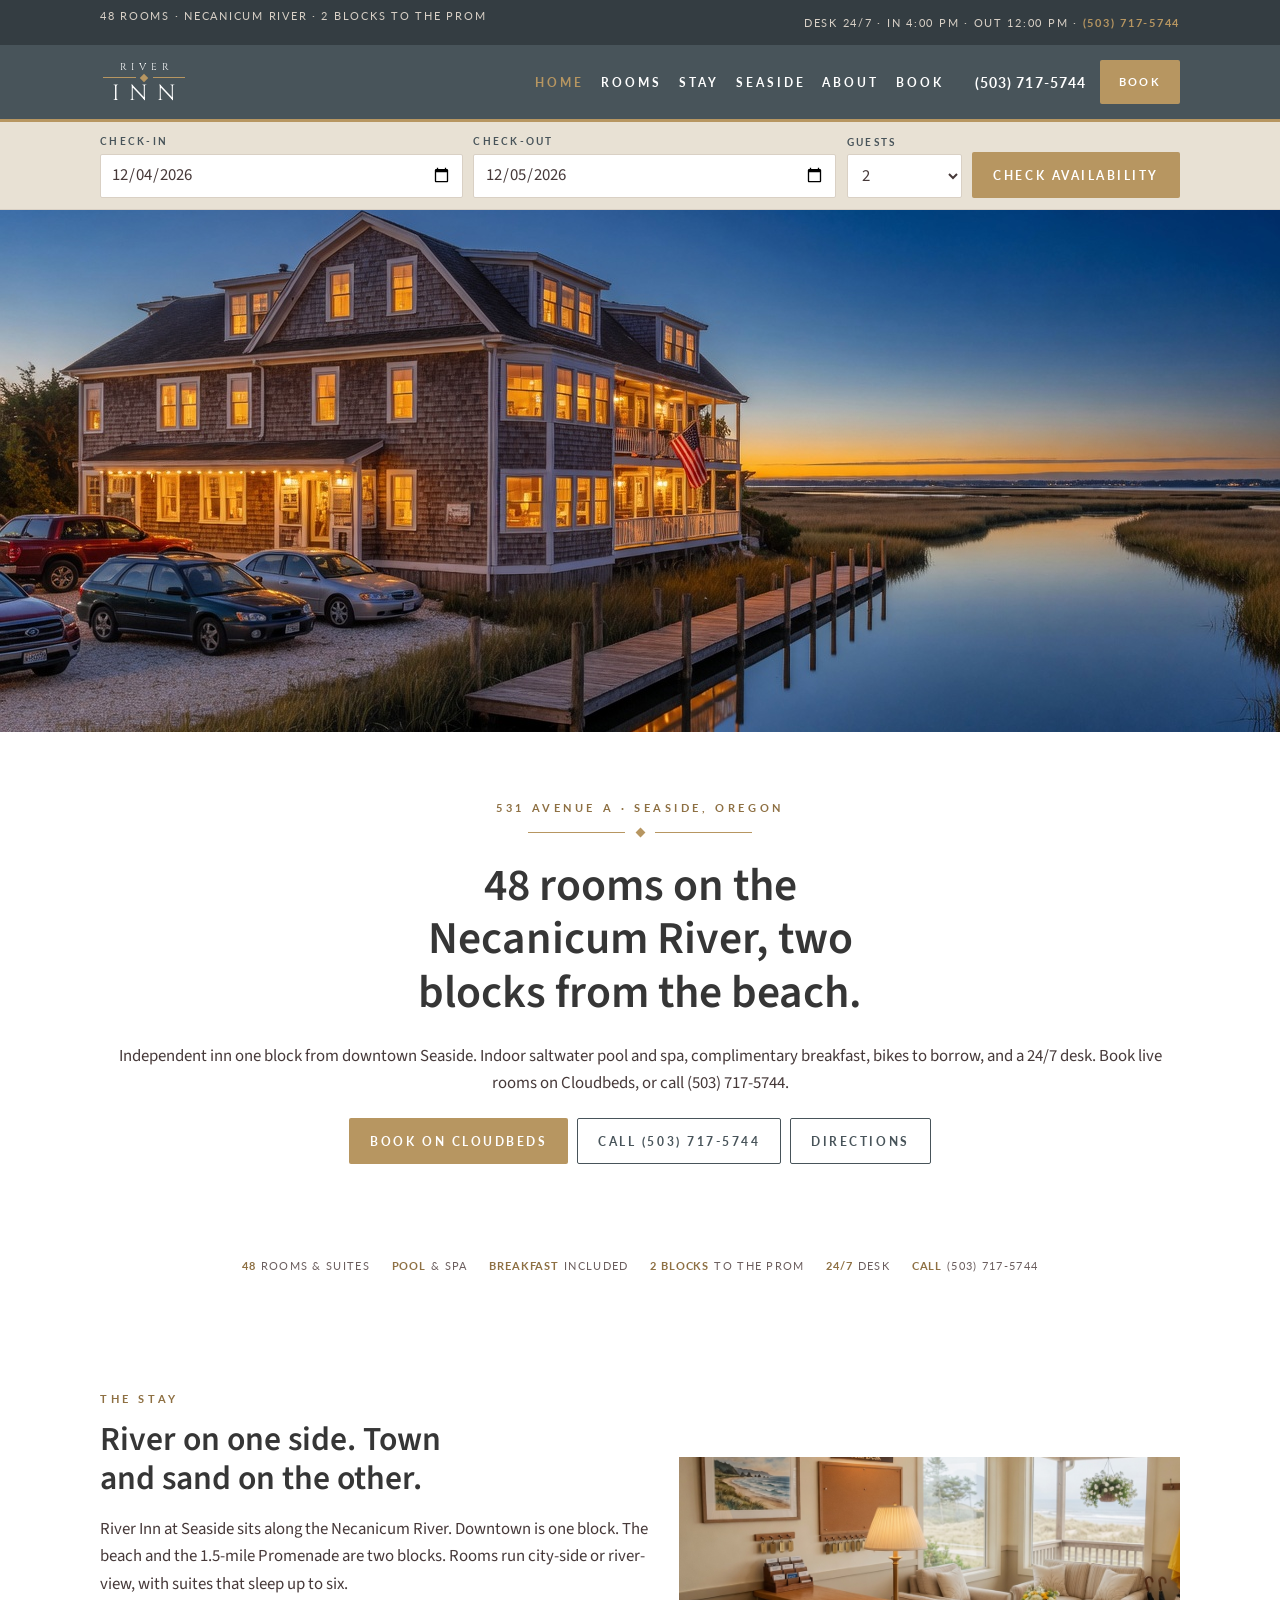
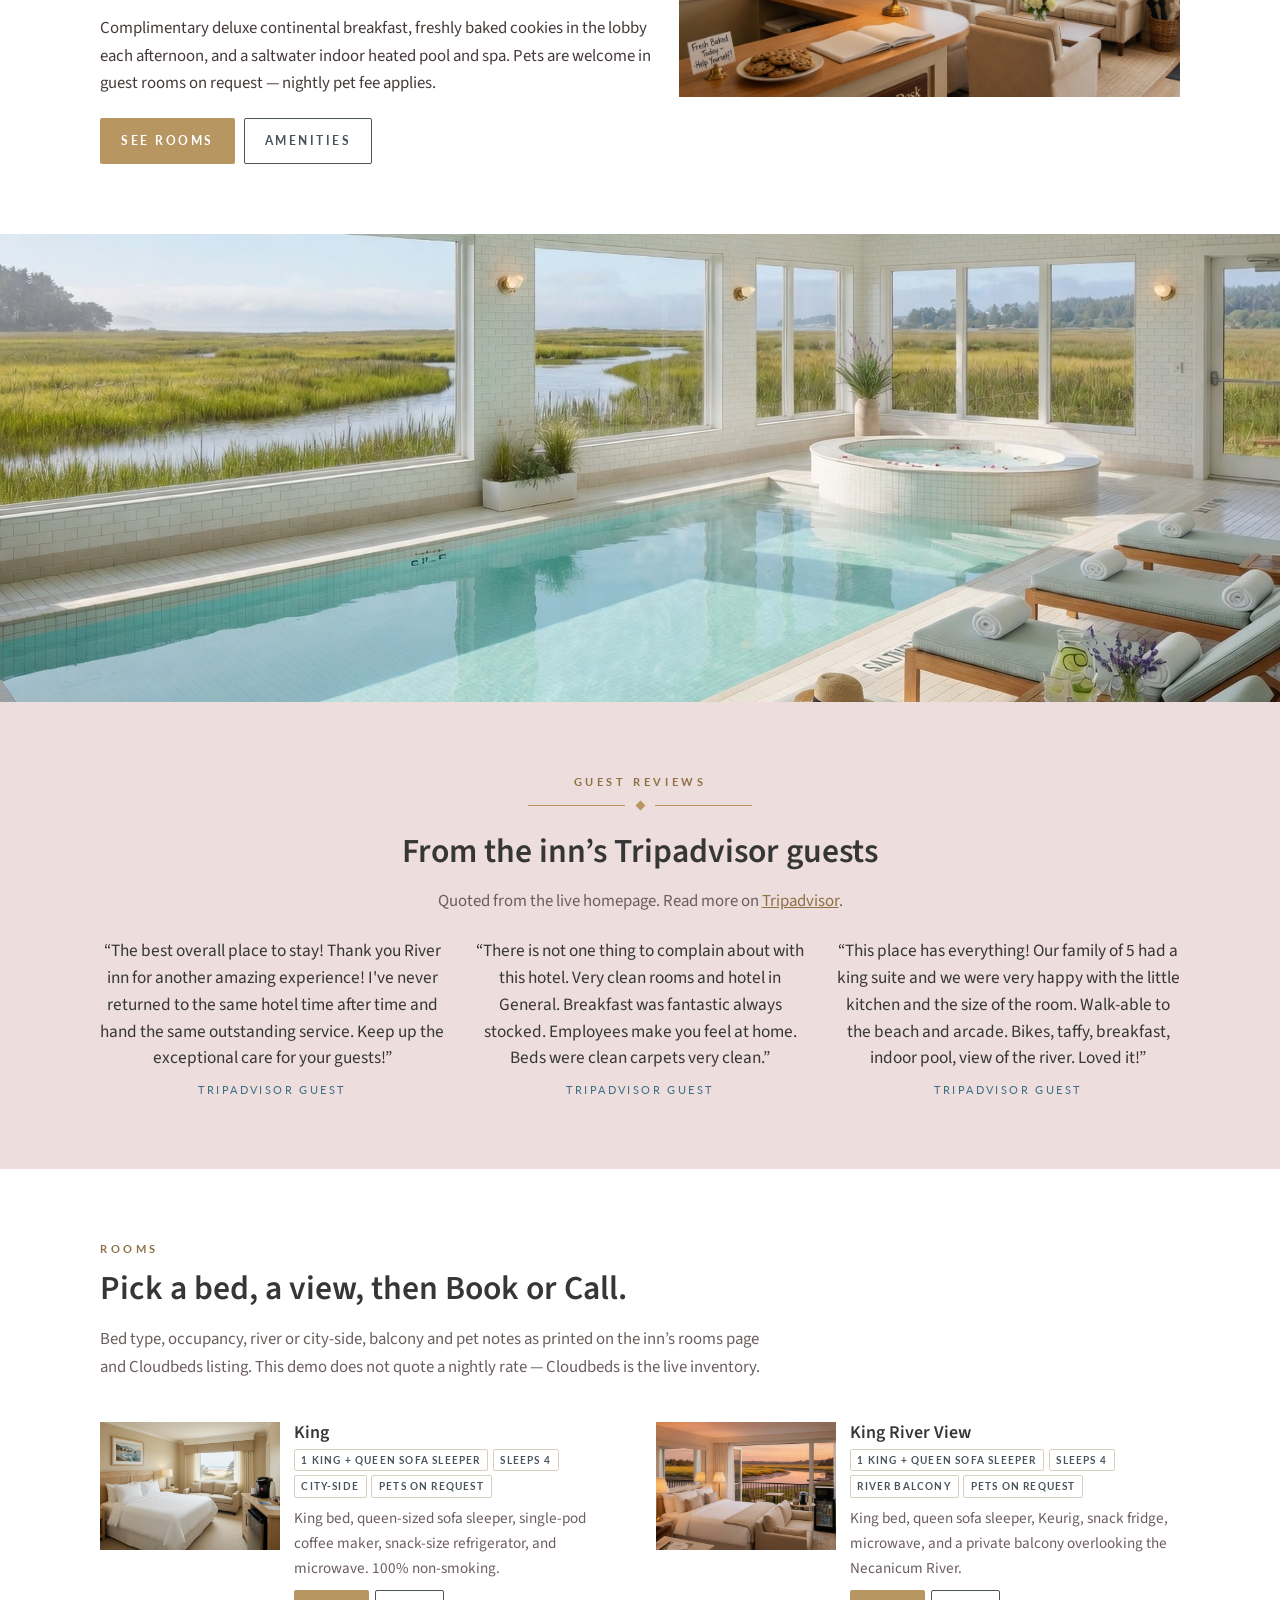
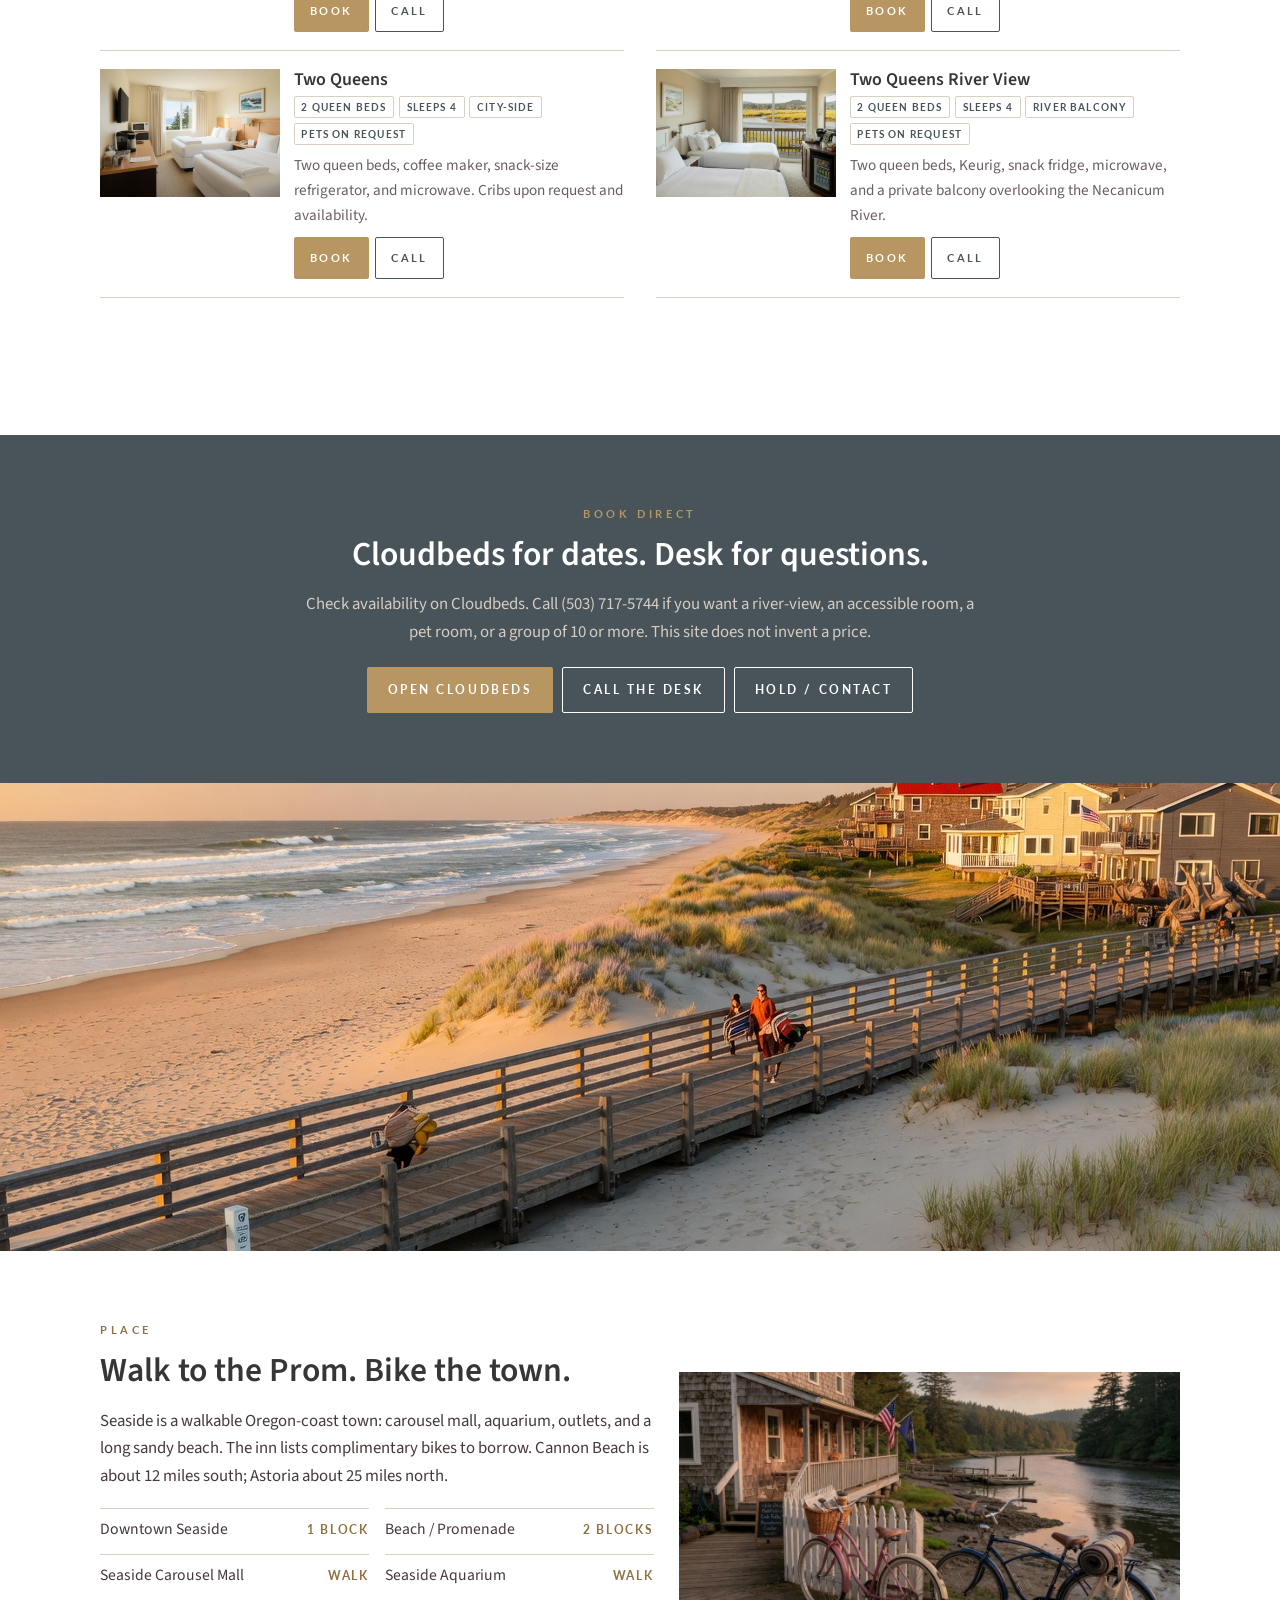
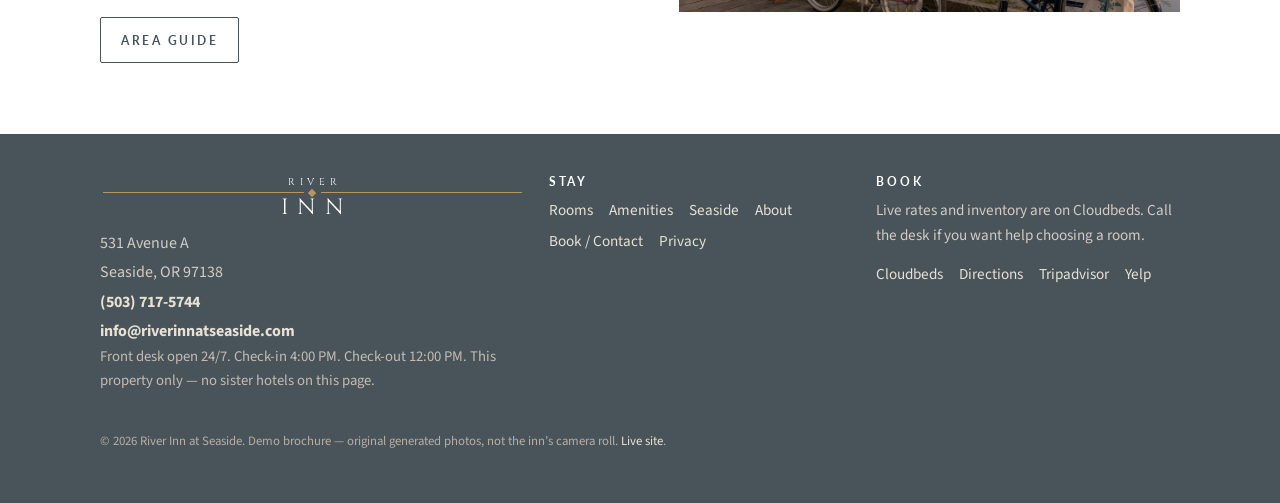
<file: index.html>
<!DOCTYPE html>
<html lang="en">
<head>
  <meta charset="utf-8">
  <meta name="viewport" content="width=device-width, initial-scale=1, viewport-fit=cover">
  <title>River Inn at Seaside | Necanicum River, two blocks from the Prom</title>
  <meta name="description" content="48-room inn at 531 Avenue A, Seaside, OR. Indoor saltwater pool, complimentary breakfast, 24/7 desk. Call (503) 717-5744 or book on Cloudbeds.">
  <link rel="canonical" href="https://cjessup.github.io/river-inn-at-seaside/">
  <meta name="theme-color" content="#48545A">
  <meta property="og:title" content="River Inn at Seaside | Necanicum River, two blocks from the Prom">
  <meta property="og:description" content="48-room inn at 531 Avenue A, Seaside, OR. Indoor saltwater pool, complimentary breakfast, 24/7 desk. Call (503) 717-5744 or book on Cloudbeds.">
  <meta property="og:type" content="website">
  <meta property="og:url" content="https://cjessup.github.io/river-inn-at-seaside/">
  <meta property="og:image" content="https://cjessup.github.io/river-inn-at-seaside/assets/hero.jpg">
  <link rel="icon" href="assets/favicon.svg" type="image/svg+xml">
  <link rel="preconnect" href="https://fonts.googleapis.com">
  <link rel="preconnect" href="https://fonts.gstatic.com" crossorigin>
  <link href="https://fonts.googleapis.com/css2?family=Cinzel:wght@400;600&amp;family=Lato:wght@400;700&amp;family=Source+Sans+3:ital,wght@0,400;0,600;0,700;1,400&amp;display=swap" rel="stylesheet">
  <link rel="stylesheet" href="css/styles.css">
  <script type="application/ld+json">
  {
    "@context": "https://schema.org",
    "@type": "LodgingBusiness",
    "name": "River Inn at Seaside",
    "description": "Independent 48-room inn on the Necanicum River at 531 Avenue A, Seaside, Oregon. One block from downtown, two blocks from the beach. Indoor saltwater pool and spa, complimentary breakfast, 24-hour front desk.",
    "url": "https://www.riverinnatseaside.com/",
    "telephone": "+15037175744",
    "email": "info@riverinnatseaside.com",
    "image": "https://cjessup.github.io/river-inn-at-seaside/assets/hero.jpg",
    "address": {
      "@type": "PostalAddress",
      "streetAddress": "531 Avenue A",
      "addressLocality": "Seaside",
      "addressRegion": "OR",
      "postalCode": "97138",
      "addressCountry": "US"
    },
    "geo": {
      "@type": "GeoCoordinates",
      "latitude": 45.99213791,
      "longitude": -123.92525482
    },
    "checkinTime": "16:00",
    "checkoutTime": "12:00",
    "petsAllowed": true,
    "amenityFeature": [
      {"@type": "LocationFeatureSpecification", "name": "Indoor saltwater pool and spa"},
      {"@type": "LocationFeatureSpecification", "name": "Complimentary deluxe continental breakfast"},
      {"@type": "LocationFeatureSpecification", "name": "Free Wi-Fi"},
      {"@type": "LocationFeatureSpecification", "name": "Free on-site parking"},
      {"@type": "LocationFeatureSpecification", "name": "24-hour front desk"},
      {"@type": "LocationFeatureSpecification", "name": "Ready-to-borrow bikes"},
      {"@type": "LocationFeatureSpecification", "name": "Fitness center"},
      {"@type": "LocationFeatureSpecification", "name": "Electric vehicle charging station"}
    ],
    "sameAs": [
      "https://www.tripadvisor.com/Hotel_Review-g52061-d6485212-Reviews-River_Inn_at_Seaside-Seaside_Oregon.html",
      "https://www.yelp.com/biz/river-inn-at-seaside-seaside",
      "https://instagram.com/riverinnatseaside/",
      "https://facebook.com/RiverInnatSeaside",
      "https://hotels.cloudbeds.com/reservation/pVXpz4"
    ]
  }
  </script>
</head>
<body>
  <a class="skip-link" href="#main">Skip to content</a>
  <div class="util-bar">
    <div class="wrap">
      <span>48 rooms · Necanicum River · 2 blocks to the Prom</span>
      <span>Desk 24/7 · In 4:00 PM · Out 12:00 PM · <a href="tel:+15037175744">(503) 717-5744</a></span>
    </div>
  </div>
  <header class="site-header">
    <div class="wrap header-inner">
      <a class="logo" href="index.html" aria-label="River Inn at Seaside">
        <span class="wordmark">
          <span class="wm-river">River</span>
          <span class="wm-rule" aria-hidden="true"><i></i></span>
          <span class="wm-inn">Inn</span>
        </span>
      </a>
      <nav id="site-nav" class="site-nav" aria-label="Primary">
        <a href="index.html" class="is-active">Home</a>
        <a href="rooms.html">Rooms</a>
        <a href="amenities.html">Stay</a>
        <a href="nearby.html">Seaside</a>
        <a href="about.html">About</a>
        <a href="book.html">Book</a>
      </nav>
      <div class="header-actions">
        <a class="tel" href="tel:+15037175744"><span>(503) 717-5744</span></a>
        <a class="btn" href="https://hotels.cloudbeds.com/reservation/pVXpz4" rel="noopener noreferrer" target="_blank">Book</a>
      </div>
      <button class="nav-toggle" type="button" aria-expanded="false" aria-controls="site-nav">Menu</button>
    </div>
  </header>
  <div class="book-bar">
    <form class="wrap" action="book.html" method="get">
      <div>
        <label for="checkin">Check-in</label>
        <input id="checkin" name="checkin" type="date" required>
      </div>
      <div>
        <label for="checkout">Check-out</label>
        <input id="checkout" name="checkout" type="date" required>
      </div>
      <div>
        <label for="guests">Guests</label>
        <select id="guests" name="guests">
          <option value="1">1</option>
          <option value="2" selected>2</option>
          <option value="3">3</option>
          <option value="4">4</option>
          <option value="5">5</option>
          <option value="6">6</option>
        </select>
      </div>
      <button class="btn" type="submit">Check availability</button>
    </form>
  </div>
  <main id="main">
    <section class="hero" aria-label="Inn at blue hour">
      <div class="hero-photo">
        <img src="assets/hero.jpg" alt="Blue-hour view of a shingled coastal inn beside a tidal river, windows glowing gold">
      </div>
      <div class="hero-copy">
        <div class="wrap">
          <p class="eyebrow">531 Avenue A · Seaside, Oregon</p>
          <div class="ribbon" aria-hidden="true"><i></i></div>
          <h1>48 rooms on the Necanicum River, two blocks from the beach.</h1>
          <p>Independent inn one block from downtown Seaside. Indoor saltwater pool and spa, complimentary breakfast, bikes to borrow, and a 24/7 desk. Book live rooms on Cloudbeds, or call (503) 717-5744.</p>
          <div class="hero-actions">
            <a class="btn" href="https://hotels.cloudbeds.com/reservation/pVXpz4" rel="noopener noreferrer" target="_blank">Book on Cloudbeds</a>
            <a class="btn btn-outline hero-call" href="tel:+15037175744">Call (503) 717-5744</a>
            <a class="btn btn-outline" href="https://www.google.com/maps/dir/?api=1&destination=531+Avenue+A,+Seaside,+OR+97138" rel="noopener noreferrer" target="_blank">Directions</a>
          </div>
        </div>
      </div>
    </section>
    <div class="section tight white">
      <div class="wrap">
        <ul class="chips reveal">
          <li><strong>48</strong> <span>rooms &amp; suites</span></li>
          <li><strong>Pool</strong> <span>&amp; spa</span></li>
          <li><strong>Breakfast</strong> <span>included</span></li>
          <li><strong>2 blocks</strong> <span>to the Prom</span></li>
          <li><strong>24/7</strong> <span>desk</span></li>
          <li><a href="tel:+15037175744"><strong>Call</strong> <span>(503) 717-5744</span></a></li>
        </ul>
      </div>
    </div>
    <section class="section white">
      <div class="wrap split">
        <div class="reveal">
          <p class="eyebrow">The stay</p>
          <h2>River on one side. Town and sand on the other.</h2>
          <p>River Inn at Seaside sits along the Necanicum River. Downtown is one block. The beach and the 1.5-mile Promenade are two blocks. Rooms run city-side or river-view, with suites that sleep up to six.</p>
          <p>Complimentary deluxe continental breakfast, freshly baked cookies in the lobby each afternoon, and a saltwater indoor heated pool and spa. Pets are welcome in guest rooms on request — nightly pet fee applies.</p>
          <div class="cta-row">
            <a class="btn" href="rooms.html">See rooms</a>
            <a class="btn btn-outline" href="amenities.html">Amenities</a>
          </div>
        </div>
        <img class="reveal" src="assets/lobby.jpg" alt="Bright inn lobby with cookies on the front desk">
      </div>
    </section>
    <img class="full-bleed" src="assets/pool.jpg" alt="Indoor saltwater pool and spa with windows to the marsh">
    <section class="section blush">
      <div class="wrap center">
        <p class="eyebrow reveal">Guest reviews</p>
        <div class="ribbon reveal" aria-hidden="true"><i></i></div>
        <h2 class="reveal">From the inn’s Tripadvisor guests</h2>
        <p class="lede reveal">Quoted from the live homepage. Read more on <a href="https://www.tripadvisor.com/Hotel_Review-g52061-d6485212-Reviews-River_Inn_at_Seaside-Seaside_Oregon.html" rel="noopener noreferrer" target="_blank">Tripadvisor</a>.</p>
        <div class="quotes">
          <blockquote class="quote reveal">
            <p>“The best overall place to stay! Thank you River inn for another amazing experience! I've never returned to the same hotel time after time and hand the same outstanding service. Keep up the exceptional care for your guests!”</p>
            <footer><cite>Tripadvisor Guest</cite></footer>
          </blockquote>
          <blockquote class="quote reveal">
            <p>“There is not one thing to complain about with this hotel. Very clean rooms and hotel in General. Breakfast was fantastic always stocked. Employees make you feel at home. Beds were clean carpets very clean.”</p>
            <footer><cite>Tripadvisor Guest</cite></footer>
          </blockquote>
          <blockquote class="quote reveal">
            <p>“This place has everything! Our family of 5 had a king suite and we were very happy with the little kitchen and the size of the room. Walk-able to the beach and arcade. Bikes, taffy, breakfast, indoor pool, view of the river. Loved it!”</p>
            <footer><cite>Tripadvisor Guest</cite></footer>
          </blockquote>
        </div>
      </div>
    </section>
    <section class="section white">
      <div class="wrap">
        <p class="eyebrow reveal">Rooms</p>
        <h2 class="reveal">Pick a bed, a view, then Book or Call.</h2>
        <p class="lede reveal">Bed type, occupancy, river or city-side, balcony and pet notes as printed on the inn’s rooms page and Cloudbeds listing. This demo does not quote a nightly rate — Cloudbeds is the live inventory.</p>
        <div class="room-grid">
        <article class="room-card reveal">
          <img src="assets/room-king.jpg" alt="King guest room with sofa sleeper, microwave, and mini fridge">
          <div>
            <h3>King</h3>
            <div class="room-meta"><span class="tag">1 King + queen sofa sleeper</span><span class="tag">Sleeps 4</span><span class="tag">City-side</span><span class="tag">Pets on request</span></div>
            <p>King bed, queen-sized sofa sleeper, single-pod coffee maker, snack-size refrigerator, and microwave. 100% non-smoking.</p>
            <div class="room-actions">
              <a class="btn" href="https://hotels.cloudbeds.com/reservation/pVXpz4?rid=461415" rel="noopener noreferrer" target="_blank">Book</a>
              <a class="btn btn-outline" href="tel:+15037175744">Call</a>
            </div>
          </div>
        </article>
        <article class="room-card reveal">
          <img src="assets/room-king-river.jpg" alt="King room with sofa sleeper and balcony over a tidal river">
          <div>
            <h3>King River View</h3>
            <div class="room-meta"><span class="tag">1 King + queen sofa sleeper</span><span class="tag">Sleeps 4</span><span class="tag">River balcony</span><span class="tag">Pets on request</span></div>
            <p>King bed, queen sofa sleeper, Keurig, snack fridge, microwave, and a private balcony overlooking the Necanicum River.</p>
            <div class="room-actions">
              <a class="btn" href="https://hotels.cloudbeds.com/reservation/pVXpz4?rid=461418" rel="noopener noreferrer" target="_blank">Book</a>
              <a class="btn btn-outline" href="tel:+15037175744">Call</a>
            </div>
          </div>
        </article>
        <article class="room-card reveal">
          <img src="assets/room-queens.jpg" alt="Guest room with two queen beds">
          <div>
            <h3>Two Queens</h3>
            <div class="room-meta"><span class="tag">2 Queen beds</span><span class="tag">Sleeps 4</span><span class="tag">City-side</span><span class="tag">Pets on request</span></div>
            <p>Two queen beds, coffee maker, snack-size refrigerator, and microwave. Cribs upon request and availability.</p>
            <div class="room-actions">
              <a class="btn" href="https://hotels.cloudbeds.com/reservation/pVXpz4?rid=461422" rel="noopener noreferrer" target="_blank">Book</a>
              <a class="btn btn-outline" href="tel:+15037175744">Call</a>
            </div>
          </div>
        </article>
        <article class="room-card reveal">
          <img src="assets/room-queens-river.jpg" alt="Two queen beds with a river-view balcony">
          <div>
            <h3>Two Queens River View</h3>
            <div class="room-meta"><span class="tag">2 Queen beds</span><span class="tag">Sleeps 4</span><span class="tag">River balcony</span><span class="tag">Pets on request</span></div>
            <p>Two queen beds, Keurig, snack fridge, microwave, and a private balcony overlooking the Necanicum River.</p>
            <div class="room-actions">
              <a class="btn" href="https://hotels.cloudbeds.com/reservation/pVXpz4?rid=461424" rel="noopener noreferrer" target="_blank">Book</a>
              <a class="btn btn-outline" href="tel:+15037175744">Call</a>
            </div>
          </div>
        </article>
        </div>
        <div class="cta-row reveal">
          <a class="btn btn-outline" href="rooms.html">All room types</a>
        </div>
      </div>
    </section>
    <section class="section slate">
      <div class="wrap center reveal">
        <p class="eyebrow">Book direct</p>
        <h2>Cloudbeds for dates. Desk for questions.</h2>
        <p class="lede">Check availability on Cloudbeds. Call (503) 717-5744 if you want a river-view, an accessible room, a pet room, or a group of 10 or more. This site does not invent a price.</p>
        <div class="cta-row">
          <a class="btn" href="https://hotels.cloudbeds.com/reservation/pVXpz4" rel="noopener noreferrer" target="_blank">Open Cloudbeds</a>
          <a class="btn btn-outline" href="tel:+15037175744">Call the desk</a>
          <a class="btn btn-outline" href="book.html">Hold / contact</a>
        </div>
      </div>
    </section>
    <img class="full-bleed" src="assets/prom.jpg" alt="Wooden beach promenade along a wide sandy Oregon coast at late afternoon">
    <section class="section white">
      <div class="wrap split">
        <div class="reveal">
          <p class="eyebrow">Place</p>
          <h2>Walk to the Prom. Bike the town.</h2>
          <p>Seaside is a walkable Oregon-coast town: carousel mall, aquarium, outlets, and a long sandy beach. The inn lists complimentary bikes to borrow. Cannon Beach is about 12 miles south; Astoria about 25 miles north.</p>
          <div class="miles">
            <div class="mile"><span>Downtown Seaside</span><strong>1 block</strong></div>
            <div class="mile"><span>Beach / Promenade</span><strong>2 blocks</strong></div>
            <div class="mile"><span>Seaside Carousel Mall</span><strong>walk</strong></div>
            <div class="mile"><span>Seaside Aquarium</span><strong>walk</strong></div>
          </div>
          <div class="cta-row">
            <a class="btn btn-outline" href="nearby.html">Area guide</a>
          </div>
        </div>
        <img class="reveal" src="assets/bikes.jpg" alt="Cruiser bikes parked beside a river inn at warm evening light">
      </div>
    </section>
  </main>
  <footer class="site-footer">
    <div class="wrap footer-grid">
      <div>
        <div class="wordmark footer-wordmark" aria-hidden="true">
          <span class="wm-river">River</span>
          <span class="wm-rule"><i></i></span>
          <span class="wm-inn">Inn</span>
        </div>
        <div class="nap">
          <span>531 Avenue A</span>
          <span>Seaside, OR 97138</span>
          <a href="tel:+15037175744">(503) 717-5744</a>
          <a href="mailto:info@riverinnatseaside.com">info@riverinnatseaside.com</a>
        </div>
        <p class="note">Front desk open 24/7. Check-in 4:00 PM. Check-out 12:00 PM. This property only — no sister hotels on this page.</p>
      </div>
      <div>
        <h2>Stay</h2>
        <div class="footer-links">
          <a href="rooms.html">Rooms</a>
          <a href="amenities.html">Amenities</a>
          <a href="nearby.html">Seaside</a>
          <a href="about.html">About</a>
          <a href="book.html">Book / Contact</a>
          <a href="privacy.html">Privacy</a>
        </div>
      </div>
      <div>
        <h2>Book</h2>
        <p>Live rates and inventory are on Cloudbeds. Call the desk if you want help choosing a room.</p>
        <div class="footer-links">
          <a href="https://hotels.cloudbeds.com/reservation/pVXpz4" rel="noopener noreferrer" target="_blank">Cloudbeds</a>
          <a href="https://www.google.com/maps/dir/?api=1&destination=531+Avenue+A,+Seaside,+OR+97138" rel="noopener noreferrer" target="_blank">Directions</a>
          <a href="https://www.tripadvisor.com/Hotel_Review-g52061-d6485212-Reviews-River_Inn_at_Seaside-Seaside_Oregon.html" rel="noopener noreferrer" target="_blank">Tripadvisor</a>
          <a href="https://www.yelp.com/biz/river-inn-at-seaside-seaside" rel="noopener noreferrer" target="_blank">Yelp</a>
        </div>
      </div>
    </div>
    <div class="wrap fine">
      <p>© <span data-year></span> River Inn at Seaside. Demo brochure — original generated photos, not the inn’s camera roll. <a href="https://www.riverinnatseaside.com/" rel="noopener noreferrer">Live site</a>.</p>
    </div>
  </footer>
  <div class="mobile-cta" aria-label="Call or book">
    <a class="ghost" href="tel:+15037175744">Call</a>
    <a href="https://hotels.cloudbeds.com/reservation/pVXpz4" rel="noopener noreferrer" target="_blank">Book</a>
  </div>
  <script src="js/main.js"></script>
</body>
</html>
</file>
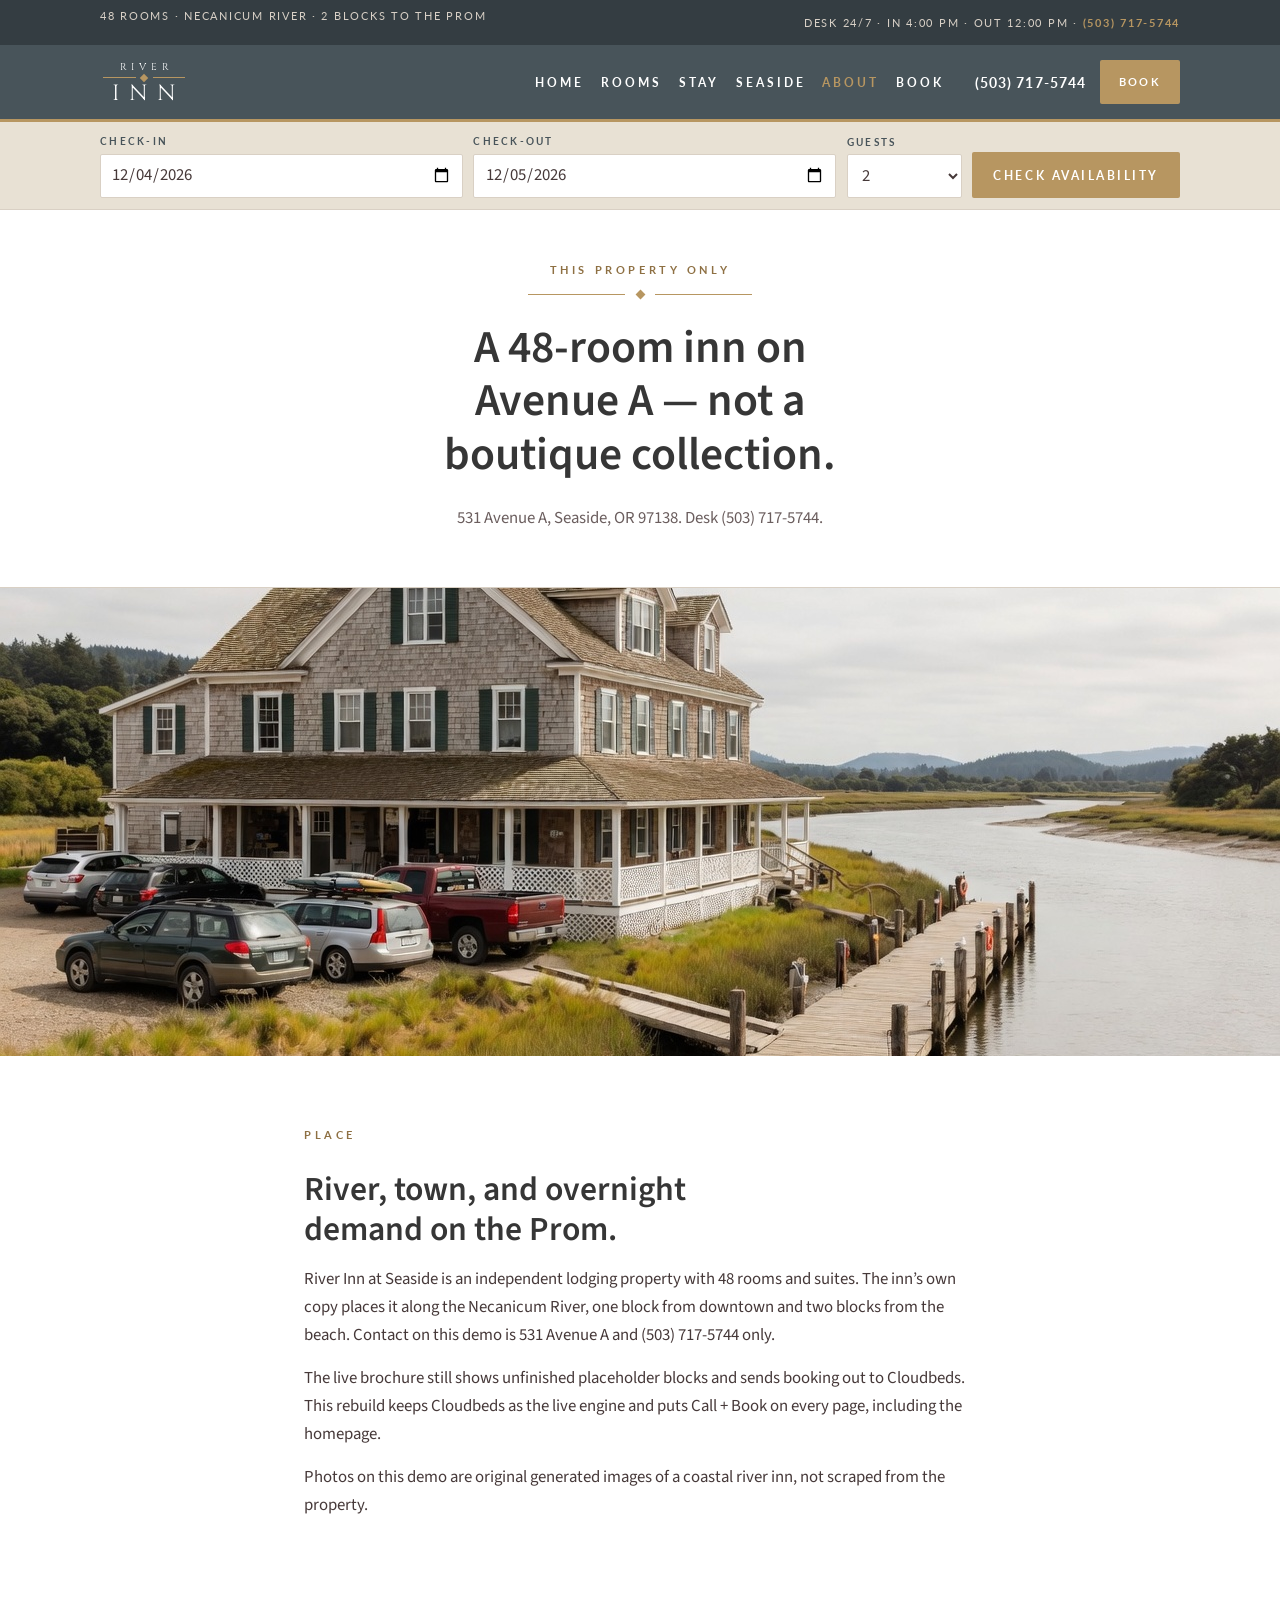
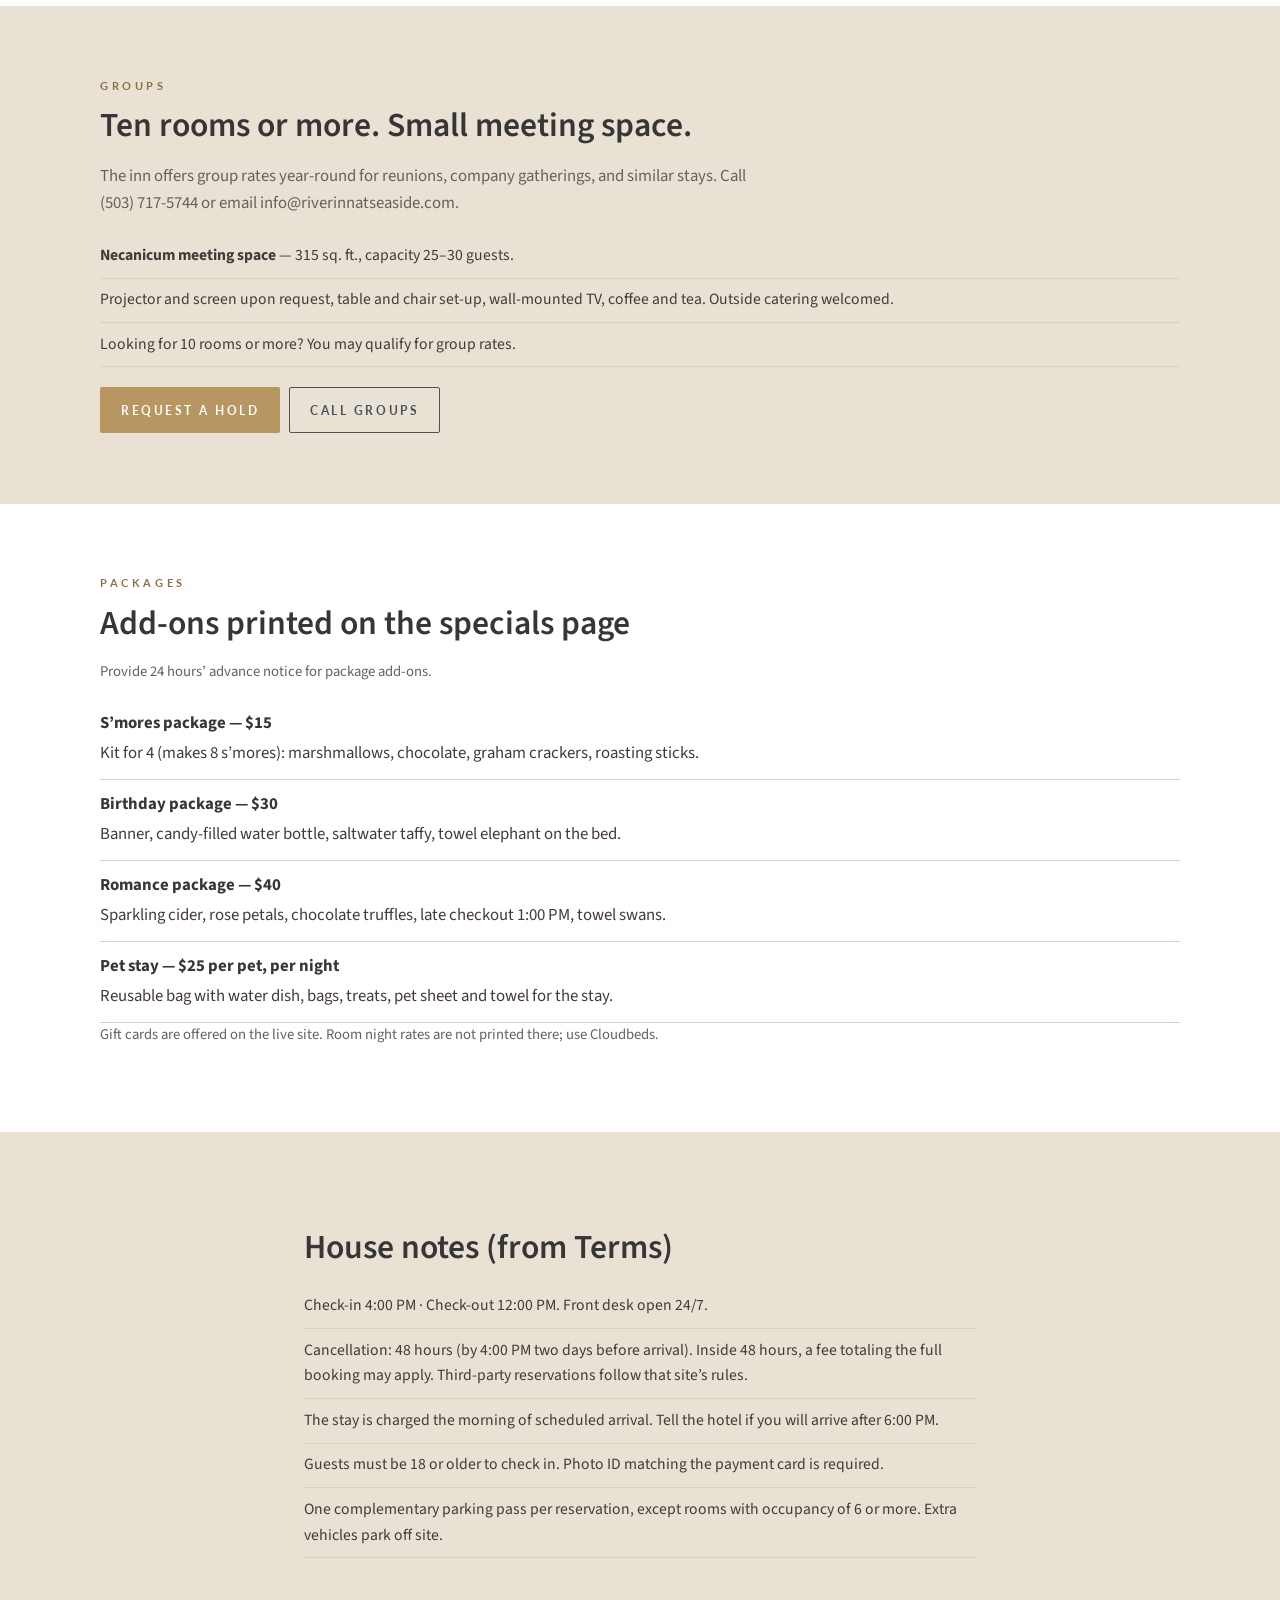
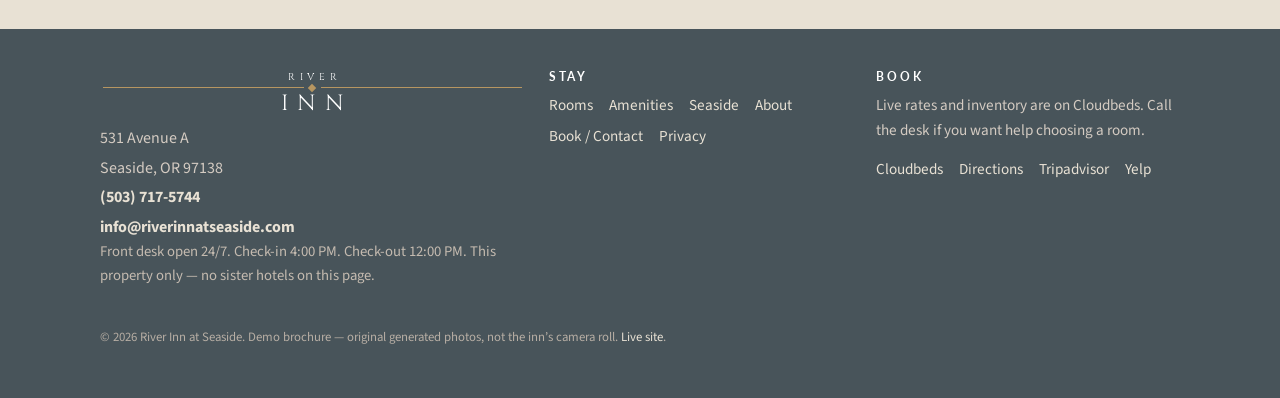
<file: about.html>
<!DOCTYPE html>
<html lang="en">
<head>
  <meta charset="utf-8">
  <meta name="viewport" content="width=device-width, initial-scale=1, viewport-fit=cover">
  <title>About | River Inn at Seaside</title>
  <meta name="description" content="48-room inn at 531 Avenue A, Seaside, Oregon. Desk (503) 717-5744. Groups, packages, and house notes.">
  <link rel="canonical" href="https://cjessup.github.io/river-inn-at-seaside/about.html">
  <meta name="theme-color" content="#48545A">
  <meta property="og:title" content="About | River Inn at Seaside">
  <meta property="og:description" content="48-room inn at 531 Avenue A, Seaside, Oregon. Desk (503) 717-5744. Groups, packages, and house notes.">
  <meta property="og:type" content="website">
  <meta property="og:url" content="https://cjessup.github.io/river-inn-at-seaside/about.html">
  <meta property="og:image" content="https://cjessup.github.io/river-inn-at-seaside/assets/hero.jpg">
  <link rel="icon" href="assets/favicon.svg" type="image/svg+xml">
  <link rel="preconnect" href="https://fonts.googleapis.com">
  <link rel="preconnect" href="https://fonts.gstatic.com" crossorigin>
  <link href="https://fonts.googleapis.com/css2?family=Cinzel:wght@400;600&amp;family=Lato:wght@400;700&amp;family=Source+Sans+3:ital,wght@0,400;0,600;0,700;1,400&amp;display=swap" rel="stylesheet">
  <link rel="stylesheet" href="css/styles.css">
  <script type="application/ld+json">
  {
    "@context": "https://schema.org",
    "@type": "LodgingBusiness",
    "name": "River Inn at Seaside",
    "description": "Independent 48-room inn on the Necanicum River at 531 Avenue A, Seaside, Oregon. One block from downtown, two blocks from the beach. Indoor saltwater pool and spa, complimentary breakfast, 24-hour front desk.",
    "url": "https://www.riverinnatseaside.com/",
    "telephone": "+15037175744",
    "email": "info@riverinnatseaside.com",
    "image": "https://cjessup.github.io/river-inn-at-seaside/assets/hero.jpg",
    "address": {
      "@type": "PostalAddress",
      "streetAddress": "531 Avenue A",
      "addressLocality": "Seaside",
      "addressRegion": "OR",
      "postalCode": "97138",
      "addressCountry": "US"
    },
    "geo": {
      "@type": "GeoCoordinates",
      "latitude": 45.99213791,
      "longitude": -123.92525482
    },
    "checkinTime": "16:00",
    "checkoutTime": "12:00",
    "petsAllowed": true,
    "amenityFeature": [
      {"@type": "LocationFeatureSpecification", "name": "Indoor saltwater pool and spa"},
      {"@type": "LocationFeatureSpecification", "name": "Complimentary deluxe continental breakfast"},
      {"@type": "LocationFeatureSpecification", "name": "Free Wi-Fi"},
      {"@type": "LocationFeatureSpecification", "name": "Free on-site parking"},
      {"@type": "LocationFeatureSpecification", "name": "24-hour front desk"},
      {"@type": "LocationFeatureSpecification", "name": "Ready-to-borrow bikes"},
      {"@type": "LocationFeatureSpecification", "name": "Fitness center"},
      {"@type": "LocationFeatureSpecification", "name": "Electric vehicle charging station"}
    ],
    "sameAs": [
      "https://www.tripadvisor.com/Hotel_Review-g52061-d6485212-Reviews-River_Inn_at_Seaside-Seaside_Oregon.html",
      "https://www.yelp.com/biz/river-inn-at-seaside-seaside",
      "https://instagram.com/riverinnatseaside/",
      "https://facebook.com/RiverInnatSeaside",
      "https://hotels.cloudbeds.com/reservation/pVXpz4"
    ]
  }
  </script>
</head>
<body>
  <a class="skip-link" href="#main">Skip to content</a>
  <div class="util-bar">
    <div class="wrap">
      <span>48 rooms · Necanicum River · 2 blocks to the Prom</span>
      <span>Desk 24/7 · In 4:00 PM · Out 12:00 PM · <a href="tel:+15037175744">(503) 717-5744</a></span>
    </div>
  </div>
  <header class="site-header">
    <div class="wrap header-inner">
      <a class="logo" href="index.html" aria-label="River Inn at Seaside">
        <span class="wordmark">
          <span class="wm-river">River</span>
          <span class="wm-rule" aria-hidden="true"><i></i></span>
          <span class="wm-inn">Inn</span>
        </span>
      </a>
      <nav id="site-nav" class="site-nav" aria-label="Primary">
        <a href="index.html">Home</a>
        <a href="rooms.html">Rooms</a>
        <a href="amenities.html">Stay</a>
        <a href="nearby.html">Seaside</a>
        <a href="about.html" class="is-active">About</a>
        <a href="book.html">Book</a>
      </nav>
      <div class="header-actions">
        <a class="tel" href="tel:+15037175744"><span>(503) 717-5744</span></a>
        <a class="btn" href="https://hotels.cloudbeds.com/reservation/pVXpz4" rel="noopener noreferrer" target="_blank">Book</a>
      </div>
      <button class="nav-toggle" type="button" aria-expanded="false" aria-controls="site-nav">Menu</button>
    </div>
  </header>
  <div class="book-bar">
    <form class="wrap" action="book.html" method="get">
      <div>
        <label for="checkin">Check-in</label>
        <input id="checkin" name="checkin" type="date" required>
      </div>
      <div>
        <label for="checkout">Check-out</label>
        <input id="checkout" name="checkout" type="date" required>
      </div>
      <div>
        <label for="guests">Guests</label>
        <select id="guests" name="guests">
          <option value="1">1</option>
          <option value="2" selected>2</option>
          <option value="3">3</option>
          <option value="4">4</option>
          <option value="5">5</option>
          <option value="6">6</option>
        </select>
      </div>
      <button class="btn" type="submit">Check availability</button>
    </form>
  </div>
  <main id="main">
    <header class="page-head">
      <div class="wrap">
        <p class="eyebrow">This property only</p>
        <div class="ribbon" aria-hidden="true"><i></i></div>
        <h1>A 48-room inn on Avenue A — not a boutique collection.</h1>
        <p>531 Avenue A, Seaside, OR 97138. Desk (503) 717-5744.</p>
      </div>
    </header>
    <img class="full-bleed" src="assets/exterior-day.jpg" alt="Daytime exterior of a coastal river inn">
    <section class="section white">
      <div class="wrap prose reveal">
        <p class="eyebrow">Place</p>
        <h2>River, town, and overnight demand on the Prom.</h2>
        <p>River Inn at Seaside is an independent lodging property with 48 rooms and suites. The inn’s own copy places it along the Necanicum River, one block from downtown and two blocks from the beach. Contact on this demo is 531 Avenue A and (503) 717-5744 only.</p>
        <p>The live brochure still shows unfinished placeholder blocks and sends booking out to Cloudbeds. This rebuild keeps Cloudbeds as the live engine and puts Call + Book on every page, including the homepage.</p>
        <p>Photos on this demo are original generated images of a coastal river inn, not scraped from the property.</p>
      </div>
    </section>
    <section class="section alt">
      <div class="wrap reveal">
        <p class="eyebrow">Groups</p>
        <h2>Ten rooms or more. Small meeting space.</h2>
        <p class="lede">The inn offers group rates year-round for reunions, company gatherings, and similar stays. Call (503) 717-5744 or email info@riverinnatseaside.com.</p>
        <ul class="rules">
          <li><strong>Necanicum meeting space</strong> — 315 sq. ft., capacity 25–30 guests.</li>
          <li>Projector and screen upon request, table and chair set-up, wall-mounted TV, coffee and tea. Outside catering welcomed.</li>
          <li>Looking for 10 rooms or more? You may qualify for group rates.</li>
        </ul>
        <div class="cta-row">
          <a class="btn" href="book.html">Request a hold</a>
          <a class="btn btn-outline" href="tel:+15037175744">Call groups</a>
        </div>
      </div>
    </section>
    <section class="section white">
      <div class="wrap reveal">
        <p class="eyebrow">Packages</p>
        <h2>Add-ons printed on the specials page</h2>
        <p class="note">Provide 24 hours’ advance notice for package add-ons.</p>
        <div class="pkg"><strong>S’mores package — $15</strong><span>Kit for 4 (makes 8 s’mores): marshmallows, chocolate, graham crackers, roasting sticks.</span></div>
        <div class="pkg"><strong>Birthday package — $30</strong><span>Banner, candy-filled water bottle, saltwater taffy, towel elephant on the bed.</span></div>
        <div class="pkg"><strong>Romance package — $40</strong><span>Sparkling cider, rose petals, chocolate truffles, late checkout 1:00 PM, towel swans.</span></div>
        <div class="pkg"><strong>Pet stay — $25 per pet, per night</strong><span>Reusable bag with water dish, bags, treats, pet sheet and towel for the stay.</span></div>
        <p class="note">Gift cards are offered on the live site. Room night rates are not printed there; use Cloudbeds.</p>
      </div>
    </section>
    <section class="section alt">
      <div class="wrap prose reveal">
        <h2>House notes (from Terms)</h2>
        <ul class="rules">
          <li>Check-in 4:00 PM · Check-out 12:00 PM. Front desk open 24/7.</li>
          <li>Cancellation: 48 hours (by 4:00 PM two days before arrival). Inside 48 hours, a fee totaling the full booking may apply. Third-party reservations follow that site’s rules.</li>
          <li>The stay is charged the morning of scheduled arrival. Tell the hotel if you will arrive after 6:00 PM.</li>
          <li>Guests must be 18 or older to check in. Photo ID matching the payment card is required.</li>
          <li>One complementary parking pass per reservation, except rooms with occupancy of 6 or more. Extra vehicles park off site.</li>
        </ul>
      </div>
    </section>
  </main>
  <footer class="site-footer">
    <div class="wrap footer-grid">
      <div>
        <div class="wordmark footer-wordmark" aria-hidden="true">
          <span class="wm-river">River</span>
          <span class="wm-rule"><i></i></span>
          <span class="wm-inn">Inn</span>
        </div>
        <div class="nap">
          <span>531 Avenue A</span>
          <span>Seaside, OR 97138</span>
          <a href="tel:+15037175744">(503) 717-5744</a>
          <a href="mailto:info@riverinnatseaside.com">info@riverinnatseaside.com</a>
        </div>
        <p class="note">Front desk open 24/7. Check-in 4:00 PM. Check-out 12:00 PM. This property only — no sister hotels on this page.</p>
      </div>
      <div>
        <h2>Stay</h2>
        <div class="footer-links">
          <a href="rooms.html">Rooms</a>
          <a href="amenities.html">Amenities</a>
          <a href="nearby.html">Seaside</a>
          <a href="about.html">About</a>
          <a href="book.html">Book / Contact</a>
          <a href="privacy.html">Privacy</a>
        </div>
      </div>
      <div>
        <h2>Book</h2>
        <p>Live rates and inventory are on Cloudbeds. Call the desk if you want help choosing a room.</p>
        <div class="footer-links">
          <a href="https://hotels.cloudbeds.com/reservation/pVXpz4" rel="noopener noreferrer" target="_blank">Cloudbeds</a>
          <a href="https://www.google.com/maps/dir/?api=1&destination=531+Avenue+A,+Seaside,+OR+97138" rel="noopener noreferrer" target="_blank">Directions</a>
          <a href="https://www.tripadvisor.com/Hotel_Review-g52061-d6485212-Reviews-River_Inn_at_Seaside-Seaside_Oregon.html" rel="noopener noreferrer" target="_blank">Tripadvisor</a>
          <a href="https://www.yelp.com/biz/river-inn-at-seaside-seaside" rel="noopener noreferrer" target="_blank">Yelp</a>
        </div>
      </div>
    </div>
    <div class="wrap fine">
      <p>© <span data-year></span> River Inn at Seaside. Demo brochure — original generated photos, not the inn’s camera roll. <a href="https://www.riverinnatseaside.com/" rel="noopener noreferrer">Live site</a>.</p>
    </div>
  </footer>
  <div class="mobile-cta" aria-label="Call or book">
    <a class="ghost" href="tel:+15037175744">Call</a>
    <a href="https://hotels.cloudbeds.com/reservation/pVXpz4" rel="noopener noreferrer" target="_blank">Book</a>
  </div>
  <script src="js/main.js"></script>
</body>
</html>
</file>
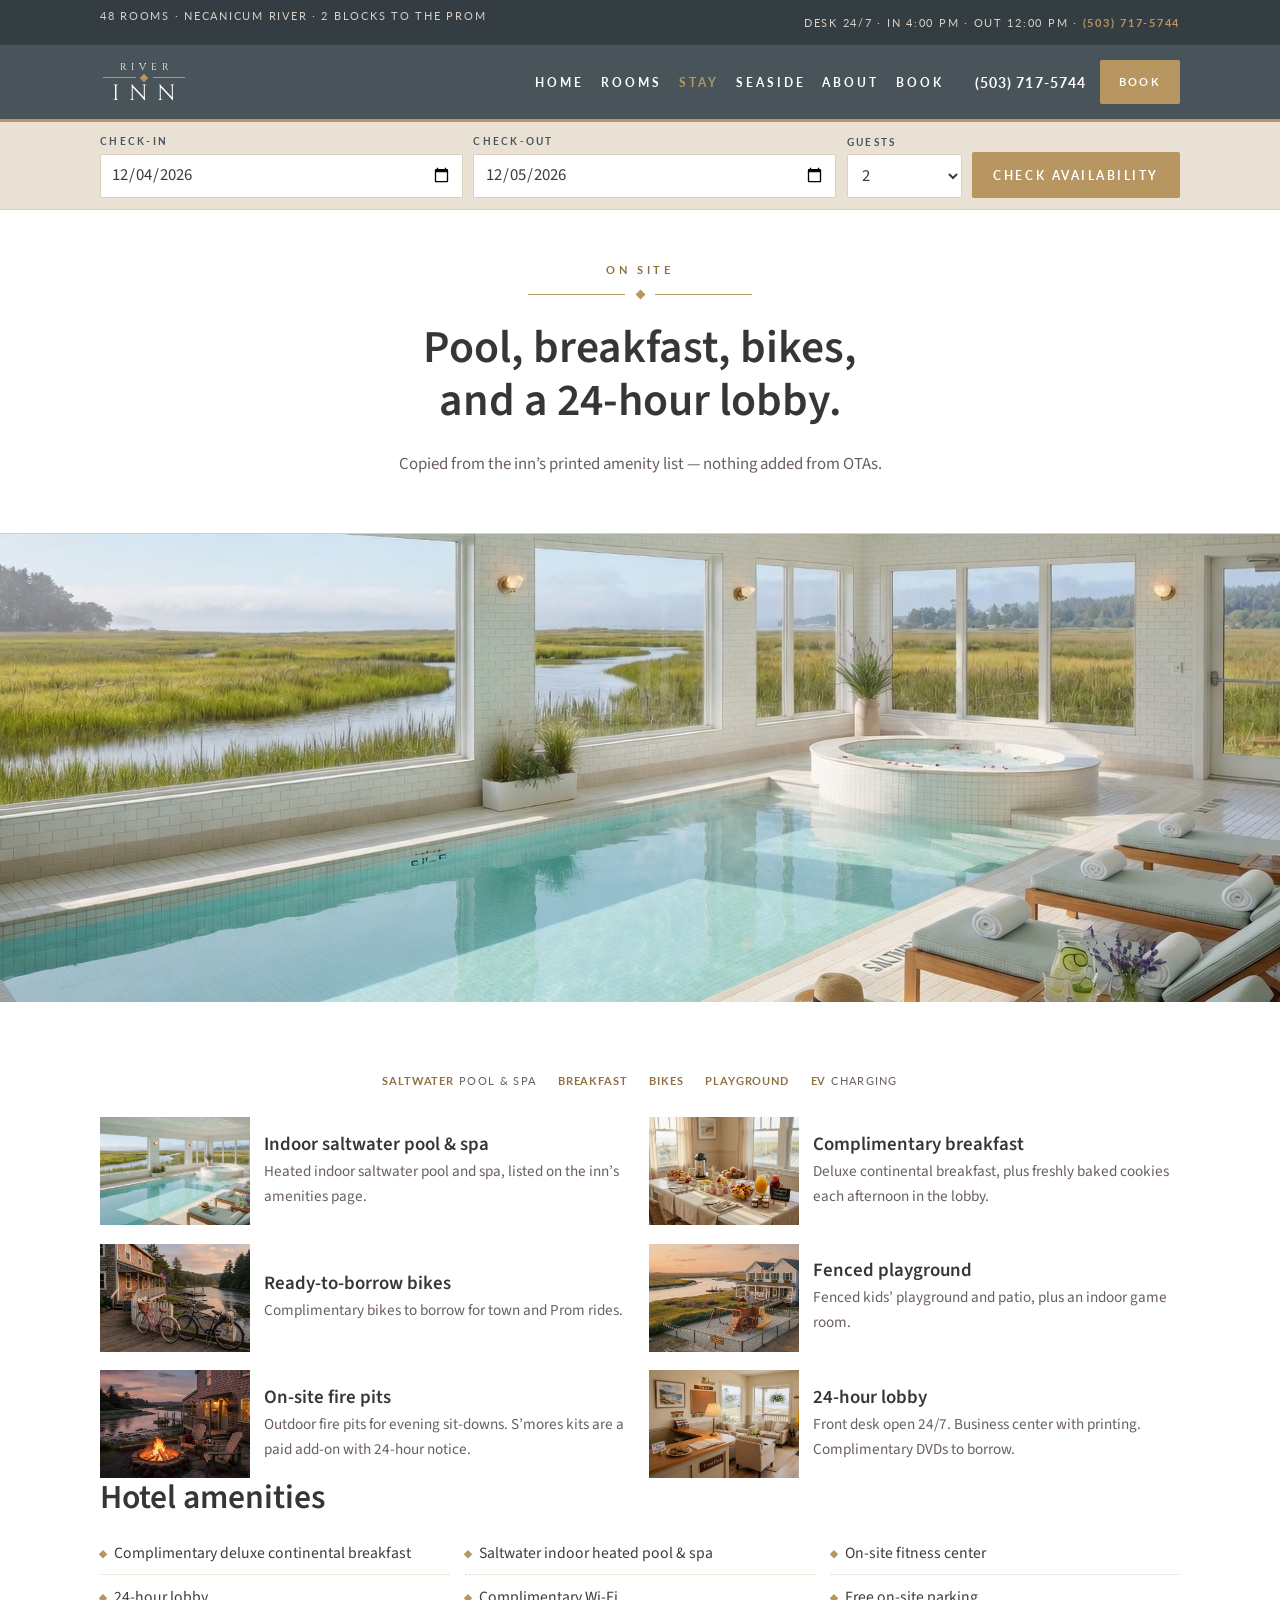
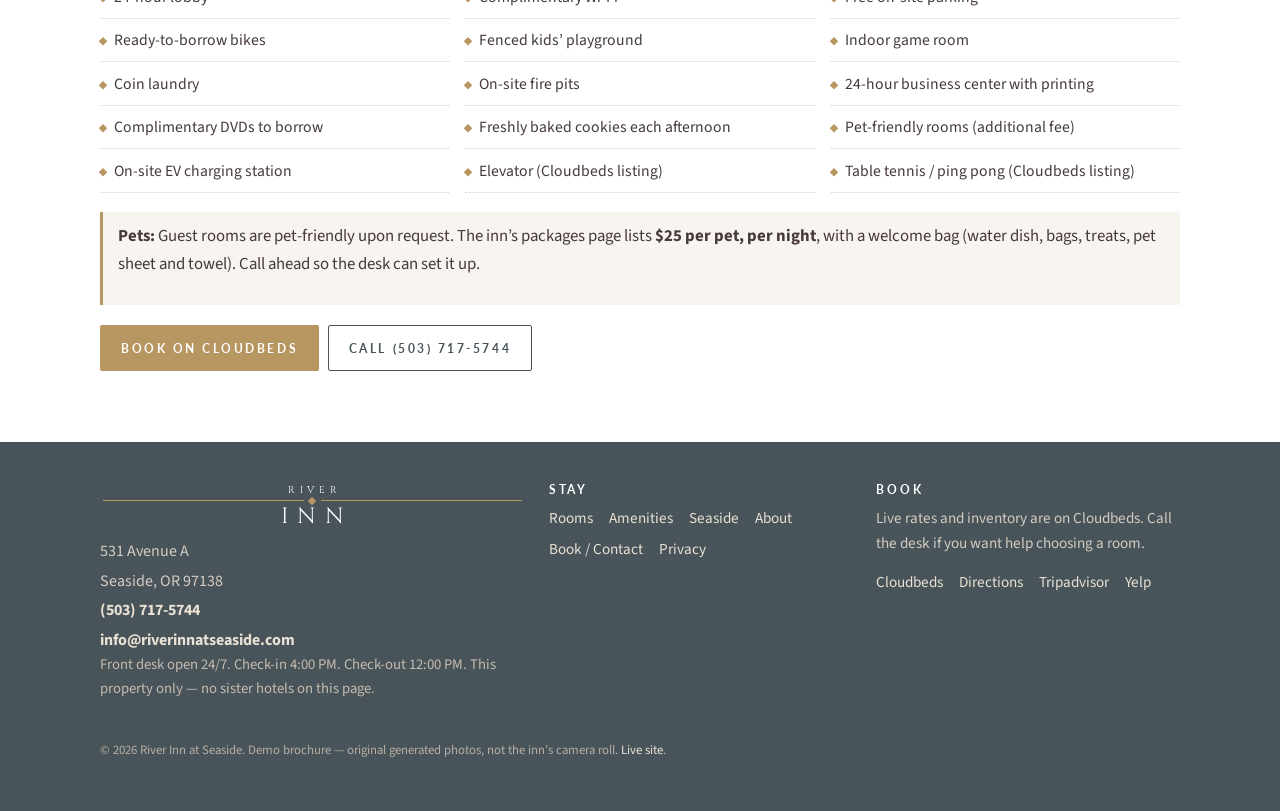
<file: amenities.html>
<!DOCTYPE html>
<html lang="en">
<head>
  <meta charset="utf-8">
  <meta name="viewport" content="width=device-width, initial-scale=1, viewport-fit=cover">
  <title>Amenities | River Inn at Seaside</title>
  <meta name="description" content="Indoor saltwater pool and spa, complimentary breakfast, bikes, playground, 24/7 desk. Call (503) 717-5744.">
  <link rel="canonical" href="https://cjessup.github.io/river-inn-at-seaside/amenities.html">
  <meta name="theme-color" content="#48545A">
  <meta property="og:title" content="Amenities | River Inn at Seaside">
  <meta property="og:description" content="Indoor saltwater pool and spa, complimentary breakfast, bikes, playground, 24/7 desk. Call (503) 717-5744.">
  <meta property="og:type" content="website">
  <meta property="og:url" content="https://cjessup.github.io/river-inn-at-seaside/amenities.html">
  <meta property="og:image" content="https://cjessup.github.io/river-inn-at-seaside/assets/hero.jpg">
  <link rel="icon" href="assets/favicon.svg" type="image/svg+xml">
  <link rel="preconnect" href="https://fonts.googleapis.com">
  <link rel="preconnect" href="https://fonts.gstatic.com" crossorigin>
  <link href="https://fonts.googleapis.com/css2?family=Cinzel:wght@400;600&amp;family=Lato:wght@400;700&amp;family=Source+Sans+3:ital,wght@0,400;0,600;0,700;1,400&amp;display=swap" rel="stylesheet">
  <link rel="stylesheet" href="css/styles.css">
  <script type="application/ld+json">
  {
    "@context": "https://schema.org",
    "@type": "LodgingBusiness",
    "name": "River Inn at Seaside",
    "description": "Independent 48-room inn on the Necanicum River at 531 Avenue A, Seaside, Oregon. One block from downtown, two blocks from the beach. Indoor saltwater pool and spa, complimentary breakfast, 24-hour front desk.",
    "url": "https://www.riverinnatseaside.com/",
    "telephone": "+15037175744",
    "email": "info@riverinnatseaside.com",
    "image": "https://cjessup.github.io/river-inn-at-seaside/assets/hero.jpg",
    "address": {
      "@type": "PostalAddress",
      "streetAddress": "531 Avenue A",
      "addressLocality": "Seaside",
      "addressRegion": "OR",
      "postalCode": "97138",
      "addressCountry": "US"
    },
    "geo": {
      "@type": "GeoCoordinates",
      "latitude": 45.99213791,
      "longitude": -123.92525482
    },
    "checkinTime": "16:00",
    "checkoutTime": "12:00",
    "petsAllowed": true,
    "amenityFeature": [
      {"@type": "LocationFeatureSpecification", "name": "Indoor saltwater pool and spa"},
      {"@type": "LocationFeatureSpecification", "name": "Complimentary deluxe continental breakfast"},
      {"@type": "LocationFeatureSpecification", "name": "Free Wi-Fi"},
      {"@type": "LocationFeatureSpecification", "name": "Free on-site parking"},
      {"@type": "LocationFeatureSpecification", "name": "24-hour front desk"},
      {"@type": "LocationFeatureSpecification", "name": "Ready-to-borrow bikes"},
      {"@type": "LocationFeatureSpecification", "name": "Fitness center"},
      {"@type": "LocationFeatureSpecification", "name": "Electric vehicle charging station"}
    ],
    "sameAs": [
      "https://www.tripadvisor.com/Hotel_Review-g52061-d6485212-Reviews-River_Inn_at_Seaside-Seaside_Oregon.html",
      "https://www.yelp.com/biz/river-inn-at-seaside-seaside",
      "https://instagram.com/riverinnatseaside/",
      "https://facebook.com/RiverInnatSeaside",
      "https://hotels.cloudbeds.com/reservation/pVXpz4"
    ]
  }
  </script>
</head>
<body>
  <a class="skip-link" href="#main">Skip to content</a>
  <div class="util-bar">
    <div class="wrap">
      <span>48 rooms · Necanicum River · 2 blocks to the Prom</span>
      <span>Desk 24/7 · In 4:00 PM · Out 12:00 PM · <a href="tel:+15037175744">(503) 717-5744</a></span>
    </div>
  </div>
  <header class="site-header">
    <div class="wrap header-inner">
      <a class="logo" href="index.html" aria-label="River Inn at Seaside">
        <span class="wordmark">
          <span class="wm-river">River</span>
          <span class="wm-rule" aria-hidden="true"><i></i></span>
          <span class="wm-inn">Inn</span>
        </span>
      </a>
      <nav id="site-nav" class="site-nav" aria-label="Primary">
        <a href="index.html">Home</a>
        <a href="rooms.html">Rooms</a>
        <a href="amenities.html" class="is-active">Stay</a>
        <a href="nearby.html">Seaside</a>
        <a href="about.html">About</a>
        <a href="book.html">Book</a>
      </nav>
      <div class="header-actions">
        <a class="tel" href="tel:+15037175744"><span>(503) 717-5744</span></a>
        <a class="btn" href="https://hotels.cloudbeds.com/reservation/pVXpz4" rel="noopener noreferrer" target="_blank">Book</a>
      </div>
      <button class="nav-toggle" type="button" aria-expanded="false" aria-controls="site-nav">Menu</button>
    </div>
  </header>
  <div class="book-bar">
    <form class="wrap" action="book.html" method="get">
      <div>
        <label for="checkin">Check-in</label>
        <input id="checkin" name="checkin" type="date" required>
      </div>
      <div>
        <label for="checkout">Check-out</label>
        <input id="checkout" name="checkout" type="date" required>
      </div>
      <div>
        <label for="guests">Guests</label>
        <select id="guests" name="guests">
          <option value="1">1</option>
          <option value="2" selected>2</option>
          <option value="3">3</option>
          <option value="4">4</option>
          <option value="5">5</option>
          <option value="6">6</option>
        </select>
      </div>
      <button class="btn" type="submit">Check availability</button>
    </form>
  </div>
  <main id="main">
    <header class="page-head">
      <div class="wrap">
        <p class="eyebrow">On site</p>
        <div class="ribbon" aria-hidden="true"><i></i></div>
        <h1>Pool, breakfast, bikes, and a 24-hour lobby.</h1>
        <p>Copied from the inn’s printed amenity list — nothing added from OTAs.</p>
      </div>
    </header>
    <img class="full-bleed" src="assets/pool.jpg" alt="Indoor saltwater pool and spa">
    <section class="section white">
      <div class="wrap">
        <ul class="chips reveal">
          <li><strong>Saltwater</strong> <span>pool &amp; spa</span></li>
          <li><strong>Breakfast</strong></li>
          <li><strong>Bikes</strong></li>
          <li><strong>Playground</strong></li>
          <li><strong>EV</strong> <span>charging</span></li>
        </ul>
        <div class="feature-grid">
          <article class="feature reveal">
            <img src="assets/pool.jpg" alt="Indoor pool and spa">
            <div>
              <h3>Indoor saltwater pool &amp; spa</h3>
              <p>Heated indoor saltwater pool and spa, listed on the inn’s amenities page.</p>
            </div>
          </article>
          <article class="feature reveal">
            <img src="assets/breakfast.jpg" alt="Continental breakfast table">
            <div>
              <h3>Complimentary breakfast</h3>
              <p>Deluxe continental breakfast, plus freshly baked cookies each afternoon in the lobby.</p>
            </div>
          </article>
          <article class="feature reveal">
            <img src="assets/bikes.jpg" alt="Cruiser bikes parked beside a river inn">
            <div>
              <h3>Ready-to-borrow bikes</h3>
              <p>Complimentary bikes to borrow for town and Prom rides.</p>
            </div>
          </article>
          <article class="feature reveal">
            <img src="assets/playground.jpg" alt="Fenced playground beside marsh grass">
            <div>
              <h3>Fenced playground</h3>
              <p>Fenced kids’ playground and patio, plus an indoor game room.</p>
            </div>
          </article>
          <article class="feature reveal">
            <img src="assets/firepit.jpg" alt="Stone fire pit with Adirondack chairs at dusk">
            <div>
              <h3>On-site fire pits</h3>
              <p>Outdoor fire pits for evening sit-downs. S’mores kits are a paid add-on with 24-hour notice.</p>
            </div>
          </article>
          <article class="feature reveal">
            <img src="assets/lobby.jpg" alt="Inn lobby with a plate of cookies">
            <div>
              <h3>24-hour lobby</h3>
              <p>Front desk open 24/7. Business center with printing. Complimentary DVDs to borrow.</p>
            </div>
          </article>
        </div>
        <h2 class="reveal">Hotel amenities</h2>
        <ul class="amenity-grid reveal">
          <li>Complimentary deluxe continental breakfast</li>
          <li>Saltwater indoor heated pool &amp; spa</li>
          <li>On-site fitness center</li>
          <li>24-hour lobby</li>
          <li>Complimentary Wi-Fi</li>
          <li>Free on-site parking</li>
          <li>Ready-to-borrow bikes</li>
          <li>Fenced kids’ playground</li>
          <li>Indoor game room</li>
          <li>Coin laundry</li>
          <li>On-site fire pits</li>
          <li>24-hour business center with printing</li>
          <li>Complimentary DVDs to borrow</li>
          <li>Freshly baked cookies each afternoon</li>
          <li>Pet-friendly rooms (additional fee)</li>
          <li>On-site EV charging station</li>
          <li>Elevator (Cloudbeds listing)</li>
          <li>Table tennis / ping pong (Cloudbeds listing)</li>
        </ul>
        <div class="callout reveal">
          <p><strong>Pets:</strong> Guest rooms are pet-friendly upon request. The inn’s packages page lists <strong>$25 per pet, per night</strong>, with a welcome bag (water dish, bags, treats, pet sheet and towel). Call ahead so the desk can set it up.</p>
        </div>
        <div class="cta-row reveal">
          <a class="btn" href="https://hotels.cloudbeds.com/reservation/pVXpz4" rel="noopener noreferrer" target="_blank">Book on Cloudbeds</a>
          <a class="btn btn-outline" href="tel:+15037175744">Call (503) 717-5744</a>
        </div>
      </div>
    </section>
  </main>
  <footer class="site-footer">
    <div class="wrap footer-grid">
      <div>
        <div class="wordmark footer-wordmark" aria-hidden="true">
          <span class="wm-river">River</span>
          <span class="wm-rule"><i></i></span>
          <span class="wm-inn">Inn</span>
        </div>
        <div class="nap">
          <span>531 Avenue A</span>
          <span>Seaside, OR 97138</span>
          <a href="tel:+15037175744">(503) 717-5744</a>
          <a href="mailto:info@riverinnatseaside.com">info@riverinnatseaside.com</a>
        </div>
        <p class="note">Front desk open 24/7. Check-in 4:00 PM. Check-out 12:00 PM. This property only — no sister hotels on this page.</p>
      </div>
      <div>
        <h2>Stay</h2>
        <div class="footer-links">
          <a href="rooms.html">Rooms</a>
          <a href="amenities.html">Amenities</a>
          <a href="nearby.html">Seaside</a>
          <a href="about.html">About</a>
          <a href="book.html">Book / Contact</a>
          <a href="privacy.html">Privacy</a>
        </div>
      </div>
      <div>
        <h2>Book</h2>
        <p>Live rates and inventory are on Cloudbeds. Call the desk if you want help choosing a room.</p>
        <div class="footer-links">
          <a href="https://hotels.cloudbeds.com/reservation/pVXpz4" rel="noopener noreferrer" target="_blank">Cloudbeds</a>
          <a href="https://www.google.com/maps/dir/?api=1&destination=531+Avenue+A,+Seaside,+OR+97138" rel="noopener noreferrer" target="_blank">Directions</a>
          <a href="https://www.tripadvisor.com/Hotel_Review-g52061-d6485212-Reviews-River_Inn_at_Seaside-Seaside_Oregon.html" rel="noopener noreferrer" target="_blank">Tripadvisor</a>
          <a href="https://www.yelp.com/biz/river-inn-at-seaside-seaside" rel="noopener noreferrer" target="_blank">Yelp</a>
        </div>
      </div>
    </div>
    <div class="wrap fine">
      <p>© <span data-year></span> River Inn at Seaside. Demo brochure — original generated photos, not the inn’s camera roll. <a href="https://www.riverinnatseaside.com/" rel="noopener noreferrer">Live site</a>.</p>
    </div>
  </footer>
  <div class="mobile-cta" aria-label="Call or book">
    <a class="ghost" href="tel:+15037175744">Call</a>
    <a href="https://hotels.cloudbeds.com/reservation/pVXpz4" rel="noopener noreferrer" target="_blank">Book</a>
  </div>
  <script src="js/main.js"></script>
</body>
</html>
</file>
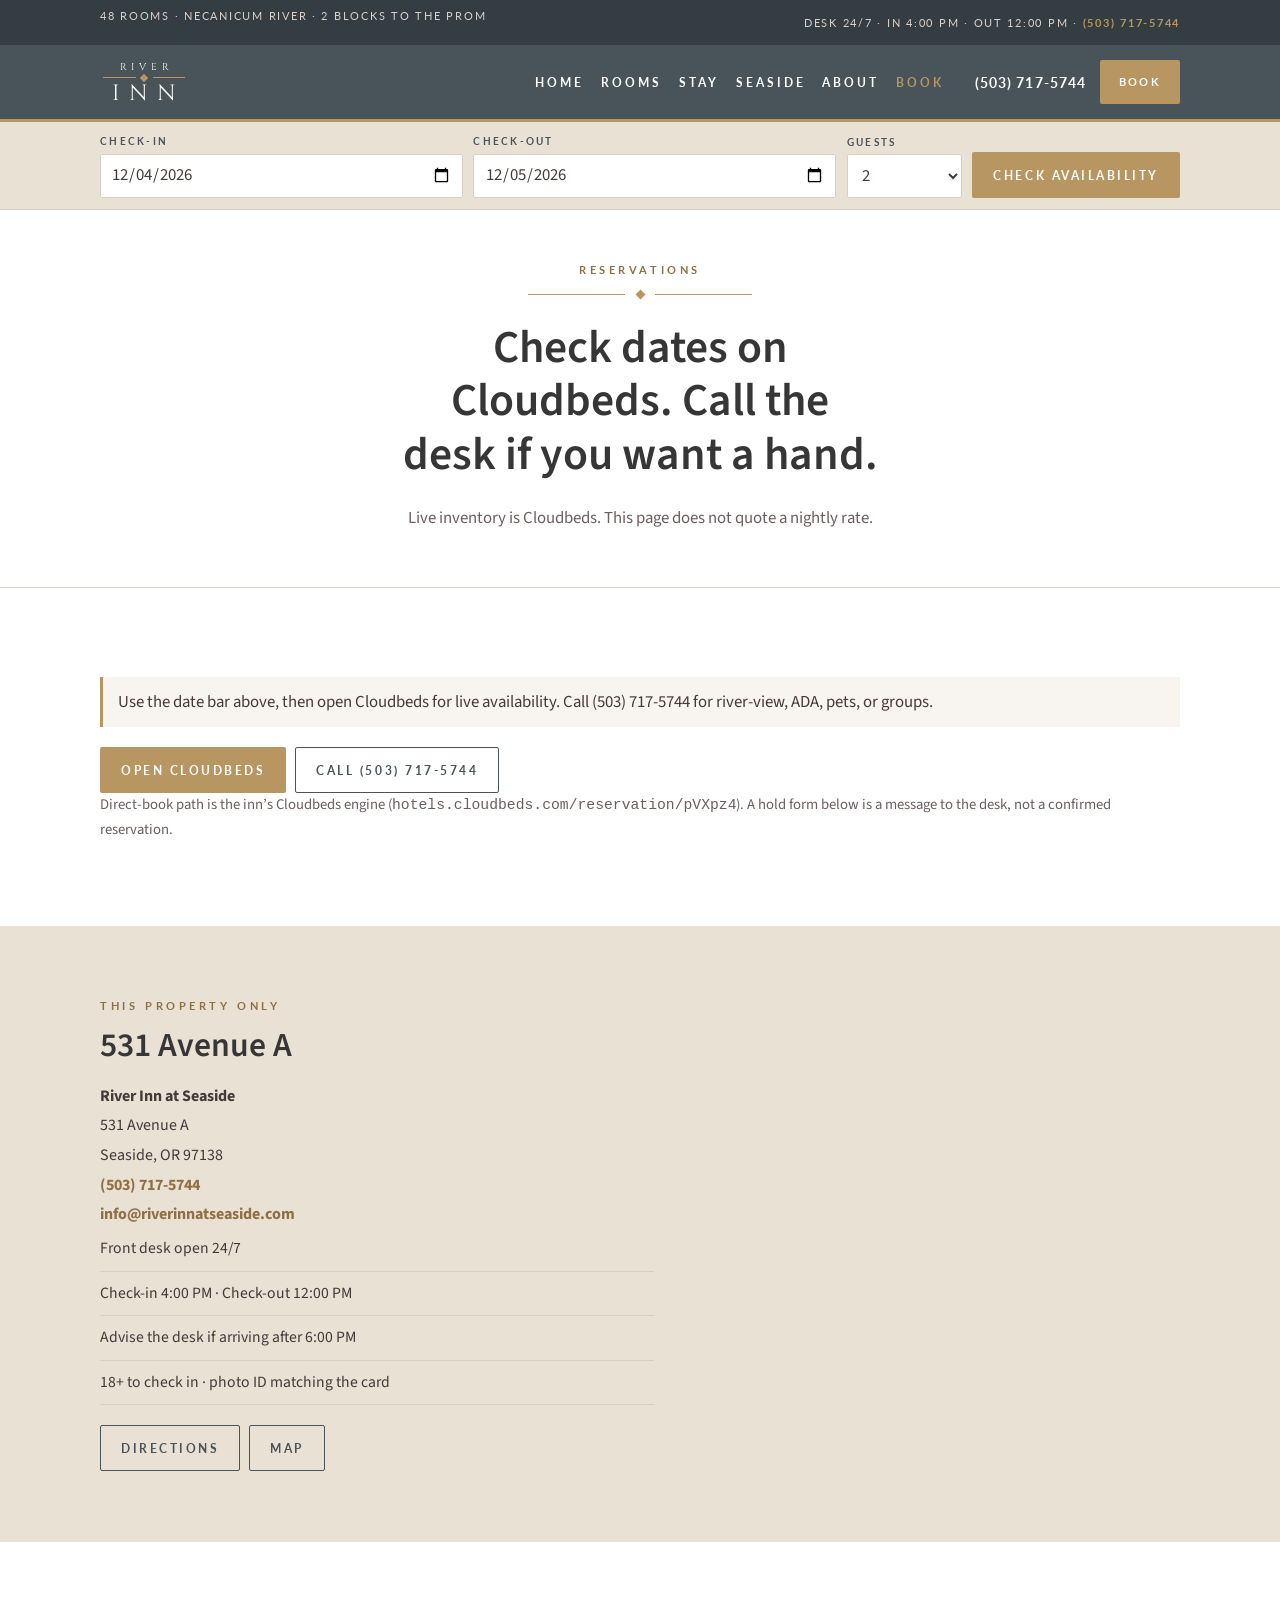
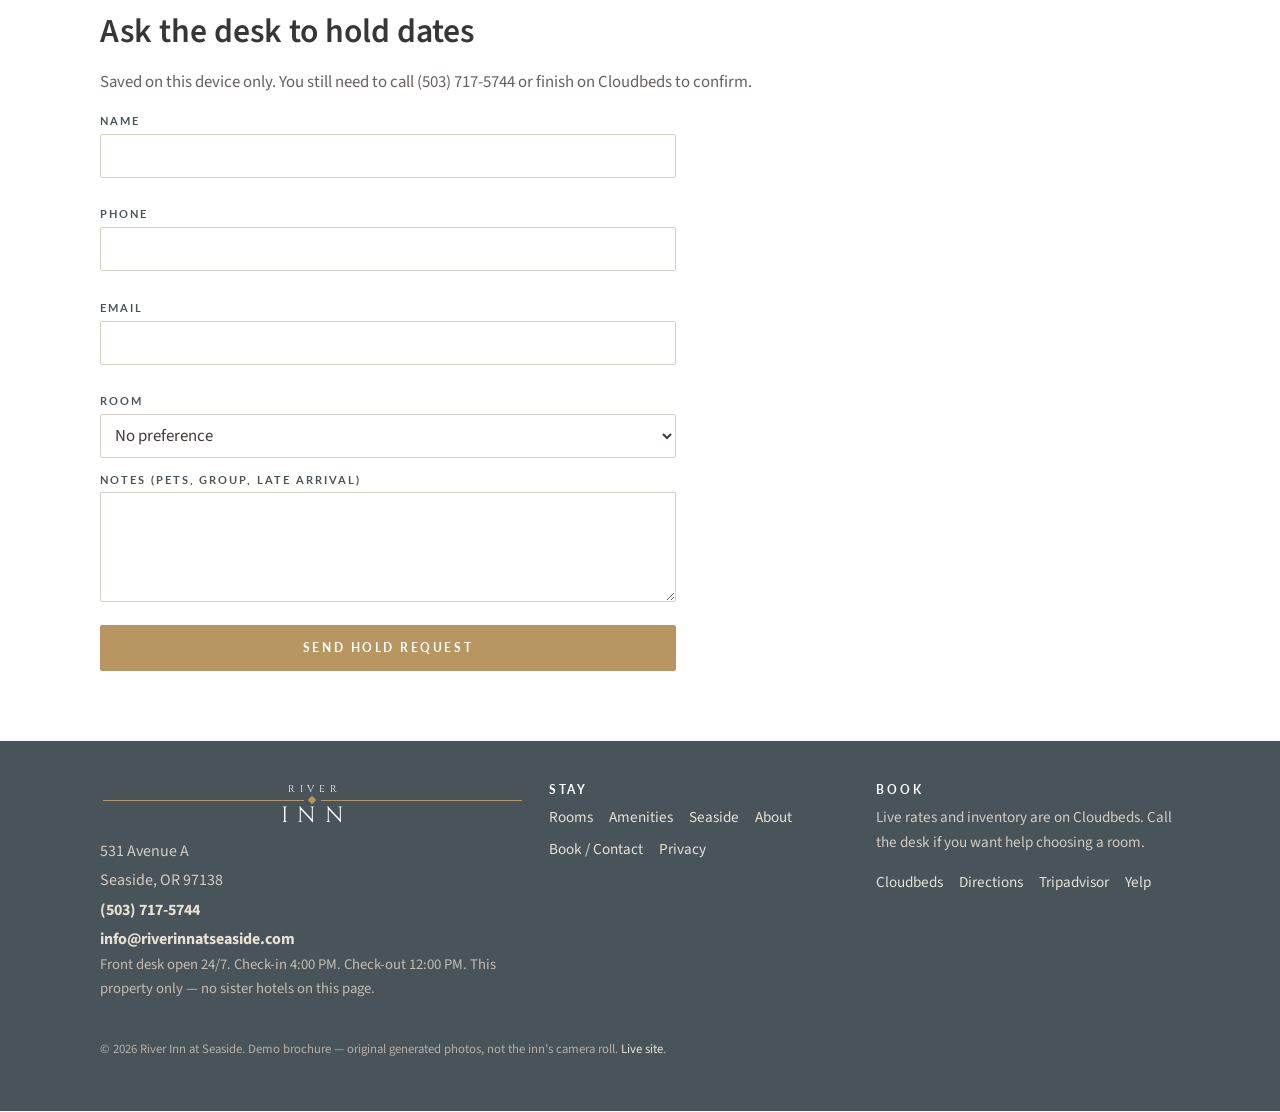
<file: book.html>
<!DOCTYPE html>
<html lang="en">
<head>
  <meta charset="utf-8">
  <meta name="viewport" content="width=device-width, initial-scale=1, viewport-fit=cover">
  <title>Book | River Inn at Seaside</title>
  <meta name="description" content="Check dates on Cloudbeds or call (503) 717-5744. 531 Avenue A, Seaside, OR. No invented nightly rates.">
  <link rel="canonical" href="https://cjessup.github.io/river-inn-at-seaside/book.html">
  <meta name="theme-color" content="#48545A">
  <meta property="og:title" content="Book | River Inn at Seaside">
  <meta property="og:description" content="Check dates on Cloudbeds or call (503) 717-5744. 531 Avenue A, Seaside, OR. No invented nightly rates.">
  <meta property="og:type" content="website">
  <meta property="og:url" content="https://cjessup.github.io/river-inn-at-seaside/book.html">
  <meta property="og:image" content="https://cjessup.github.io/river-inn-at-seaside/assets/hero.jpg">
  <link rel="icon" href="assets/favicon.svg" type="image/svg+xml">
  <link rel="preconnect" href="https://fonts.googleapis.com">
  <link rel="preconnect" href="https://fonts.gstatic.com" crossorigin>
  <link href="https://fonts.googleapis.com/css2?family=Cinzel:wght@400;600&amp;family=Lato:wght@400;700&amp;family=Source+Sans+3:ital,wght@0,400;0,600;0,700;1,400&amp;display=swap" rel="stylesheet">
  <link rel="stylesheet" href="css/styles.css">
  <script type="application/ld+json">
  {
    "@context": "https://schema.org",
    "@type": "LodgingBusiness",
    "name": "River Inn at Seaside",
    "description": "Independent 48-room inn on the Necanicum River at 531 Avenue A, Seaside, Oregon. One block from downtown, two blocks from the beach. Indoor saltwater pool and spa, complimentary breakfast, 24-hour front desk.",
    "url": "https://www.riverinnatseaside.com/",
    "telephone": "+15037175744",
    "email": "info@riverinnatseaside.com",
    "image": "https://cjessup.github.io/river-inn-at-seaside/assets/hero.jpg",
    "address": {
      "@type": "PostalAddress",
      "streetAddress": "531 Avenue A",
      "addressLocality": "Seaside",
      "addressRegion": "OR",
      "postalCode": "97138",
      "addressCountry": "US"
    },
    "geo": {
      "@type": "GeoCoordinates",
      "latitude": 45.99213791,
      "longitude": -123.92525482
    },
    "checkinTime": "16:00",
    "checkoutTime": "12:00",
    "petsAllowed": true,
    "amenityFeature": [
      {"@type": "LocationFeatureSpecification", "name": "Indoor saltwater pool and spa"},
      {"@type": "LocationFeatureSpecification", "name": "Complimentary deluxe continental breakfast"},
      {"@type": "LocationFeatureSpecification", "name": "Free Wi-Fi"},
      {"@type": "LocationFeatureSpecification", "name": "Free on-site parking"},
      {"@type": "LocationFeatureSpecification", "name": "24-hour front desk"},
      {"@type": "LocationFeatureSpecification", "name": "Ready-to-borrow bikes"},
      {"@type": "LocationFeatureSpecification", "name": "Fitness center"},
      {"@type": "LocationFeatureSpecification", "name": "Electric vehicle charging station"}
    ],
    "sameAs": [
      "https://www.tripadvisor.com/Hotel_Review-g52061-d6485212-Reviews-River_Inn_at_Seaside-Seaside_Oregon.html",
      "https://www.yelp.com/biz/river-inn-at-seaside-seaside",
      "https://instagram.com/riverinnatseaside/",
      "https://facebook.com/RiverInnatSeaside",
      "https://hotels.cloudbeds.com/reservation/pVXpz4"
    ]
  }
  </script>
</head>
<body>
  <a class="skip-link" href="#main">Skip to content</a>
  <div class="util-bar">
    <div class="wrap">
      <span>48 rooms · Necanicum River · 2 blocks to the Prom</span>
      <span>Desk 24/7 · In 4:00 PM · Out 12:00 PM · <a href="tel:+15037175744">(503) 717-5744</a></span>
    </div>
  </div>
  <header class="site-header">
    <div class="wrap header-inner">
      <a class="logo" href="index.html" aria-label="River Inn at Seaside">
        <span class="wordmark">
          <span class="wm-river">River</span>
          <span class="wm-rule" aria-hidden="true"><i></i></span>
          <span class="wm-inn">Inn</span>
        </span>
      </a>
      <nav id="site-nav" class="site-nav" aria-label="Primary">
        <a href="index.html">Home</a>
        <a href="rooms.html">Rooms</a>
        <a href="amenities.html">Stay</a>
        <a href="nearby.html">Seaside</a>
        <a href="about.html">About</a>
        <a href="book.html" class="is-active">Book</a>
      </nav>
      <div class="header-actions">
        <a class="tel" href="tel:+15037175744"><span>(503) 717-5744</span></a>
        <a class="btn" href="https://hotels.cloudbeds.com/reservation/pVXpz4" rel="noopener noreferrer" target="_blank">Book</a>
      </div>
      <button class="nav-toggle" type="button" aria-expanded="false" aria-controls="site-nav">Menu</button>
    </div>
  </header>
  <div class="book-bar">
    <form class="wrap" action="book.html" method="get">
      <div>
        <label for="checkin">Check-in</label>
        <input id="checkin" name="checkin" type="date" required>
      </div>
      <div>
        <label for="checkout">Check-out</label>
        <input id="checkout" name="checkout" type="date" required>
      </div>
      <div>
        <label for="guests">Guests</label>
        <select id="guests" name="guests">
          <option value="1">1</option>
          <option value="2" selected>2</option>
          <option value="3">3</option>
          <option value="4">4</option>
          <option value="5">5</option>
          <option value="6">6</option>
        </select>
      </div>
      <button class="btn" type="submit">Check availability</button>
    </form>
  </div>
  <main id="main">
    <header class="page-head">
      <div class="wrap">
        <p class="eyebrow">Reservations</p>
        <div class="ribbon" aria-hidden="true"><i></i></div>
        <h1>Check dates on Cloudbeds. Call the desk if you want a hand.</h1>
        <p>Live inventory is Cloudbeds. This page does not quote a nightly rate.</p>
      </div>
    </header>
    <section class="section white">
      <div class="wrap reveal">
        <p class="callout" data-date-recap>Use the date bar above, then open Cloudbeds for live availability. Call (503) 717-5744 for river-view, ADA, pets, or groups.</p>
        <div class="cta-row">
          <a class="btn" data-cloudbeds href="https://hotels.cloudbeds.com/reservation/pVXpz4" rel="noopener noreferrer" target="_blank">Open Cloudbeds</a>
          <a class="btn btn-outline" href="tel:+15037175744">Call (503) 717-5744</a>
        </div>
        <p class="note">Direct-book path is the inn’s Cloudbeds engine (<code>hotels.cloudbeds.com/reservation/pVXpz4</code>). A hold form below is a message to the desk, not a confirmed reservation.</p>
      </div>
    </section>
    <section class="section alt">
      <div class="wrap split">
        <div class="reveal">
          <p class="eyebrow">This property only</p>
          <h2>531 Avenue A</h2>
          <div class="nap">
            <strong>River Inn at Seaside</strong>
            <span>531 Avenue A</span>
            <span>Seaside, OR 97138</span>
            <a href="tel:+15037175744">(503) 717-5744</a>
            <a href="mailto:info@riverinnatseaside.com">info@riverinnatseaside.com</a>
          </div>
          <ul class="rules">
            <li>Front desk open 24/7</li>
            <li>Check-in 4:00 PM · Check-out 12:00 PM</li>
            <li>Advise the desk if arriving after 6:00 PM</li>
            <li>18+ to check in · photo ID matching the card</li>
          </ul>
          <div class="cta-row">
            <a class="btn btn-outline" href="https://www.google.com/maps/dir/?api=1&destination=531+Avenue+A,+Seaside,+OR+97138" rel="noopener noreferrer" target="_blank">Directions</a>
            <a class="btn btn-outline" href="https://www.google.com/maps/search/?api=1&query=River+Inn+at+Seaside+531+Avenue+A+Seaside+OR+97138" rel="noopener noreferrer" target="_blank">Map</a>
          </div>
        </div>
        <iframe class="map-frame reveal" title="Map of River Inn at Seaside" src="https://maps.google.com/maps?q=531+Avenue+A,+Seaside,+OR+97138&output=embed" loading="lazy" referrerpolicy="no-referrer-when-downgrade"></iframe>
      </div>
    </section>
    <section class="section white">
      <div class="wrap reveal">
        <h2>Ask the desk to hold dates</h2>
        <p class="lede">Saved on this device only. You still need to call (503) 717-5744 or finish on Cloudbeds to confirm.</p>
        <form id="hold-form" class="form-grid" novalidate>
          <div class="field">
            <label for="name">Name</label>
            <input id="name" name="name" autocomplete="name" required>
            <div class="field-error"></div>
          </div>
          <div class="field">
            <label for="phone">Phone</label>
            <input id="phone" name="phone" type="tel" autocomplete="tel" required>
            <div class="field-error"></div>
          </div>
          <div class="field">
            <label for="email">Email</label>
            <input id="email" name="email" type="email" autocomplete="email" required>
            <div class="field-error"></div>
          </div>
          <div class="field">
            <label for="roomType">Room</label>
            <select id="roomType" name="roomType">
              <option value="">No preference</option>
              <option value="King">King</option>
              <option value="King River View">King River View</option>
              <option value="Two Queens">Two Queens</option>
              <option value="Two Queens River View">Two Queens River View</option>
              <option value="Queen River View Accessible">Queen River View Accessible</option>
              <option value="Two Queen Suite River View">Two Queen Suite River View</option>
              <option value="King Suite River View">King Suite River View</option>
            </select>
          </div>
          <div class="field">
            <label for="notes">Notes (pets, group, late arrival)</label>
            <textarea id="notes" name="notes"></textarea>
          </div>
          <button class="btn" type="submit">Send hold request</button>
        </form>
        <div id="hold-success" class="success">
          <p><strong>Request saved on this device.</strong></p>
          <p data-hold-recap></p>
          <div class="cta-row">
            <a class="btn" href="tel:+15037175744">Call (503) 717-5744 to confirm</a>
            <a class="btn btn-outline" data-cloudbeds href="https://hotels.cloudbeds.com/reservation/pVXpz4" rel="noopener noreferrer" target="_blank">Finish on Cloudbeds</a>
          </div>
        </div>
      </div>
    </section>
  </main>
  <footer class="site-footer">
    <div class="wrap footer-grid">
      <div>
        <div class="wordmark footer-wordmark" aria-hidden="true">
          <span class="wm-river">River</span>
          <span class="wm-rule"><i></i></span>
          <span class="wm-inn">Inn</span>
        </div>
        <div class="nap">
          <span>531 Avenue A</span>
          <span>Seaside, OR 97138</span>
          <a href="tel:+15037175744">(503) 717-5744</a>
          <a href="mailto:info@riverinnatseaside.com">info@riverinnatseaside.com</a>
        </div>
        <p class="note">Front desk open 24/7. Check-in 4:00 PM. Check-out 12:00 PM. This property only — no sister hotels on this page.</p>
      </div>
      <div>
        <h2>Stay</h2>
        <div class="footer-links">
          <a href="rooms.html">Rooms</a>
          <a href="amenities.html">Amenities</a>
          <a href="nearby.html">Seaside</a>
          <a href="about.html">About</a>
          <a href="book.html">Book / Contact</a>
          <a href="privacy.html">Privacy</a>
        </div>
      </div>
      <div>
        <h2>Book</h2>
        <p>Live rates and inventory are on Cloudbeds. Call the desk if you want help choosing a room.</p>
        <div class="footer-links">
          <a href="https://hotels.cloudbeds.com/reservation/pVXpz4" rel="noopener noreferrer" target="_blank">Cloudbeds</a>
          <a href="https://www.google.com/maps/dir/?api=1&destination=531+Avenue+A,+Seaside,+OR+97138" rel="noopener noreferrer" target="_blank">Directions</a>
          <a href="https://www.tripadvisor.com/Hotel_Review-g52061-d6485212-Reviews-River_Inn_at_Seaside-Seaside_Oregon.html" rel="noopener noreferrer" target="_blank">Tripadvisor</a>
          <a href="https://www.yelp.com/biz/river-inn-at-seaside-seaside" rel="noopener noreferrer" target="_blank">Yelp</a>
        </div>
      </div>
    </div>
    <div class="wrap fine">
      <p>© <span data-year></span> River Inn at Seaside. Demo brochure — original generated photos, not the inn’s camera roll. <a href="https://www.riverinnatseaside.com/" rel="noopener noreferrer">Live site</a>.</p>
    </div>
  </footer>
  <div class="mobile-cta" aria-label="Call or book">
    <a class="ghost" href="tel:+15037175744">Call</a>
    <a href="https://hotels.cloudbeds.com/reservation/pVXpz4" rel="noopener noreferrer" target="_blank">Book</a>
  </div>
  <script src="js/main.js"></script>
</body>
</html>
</file>
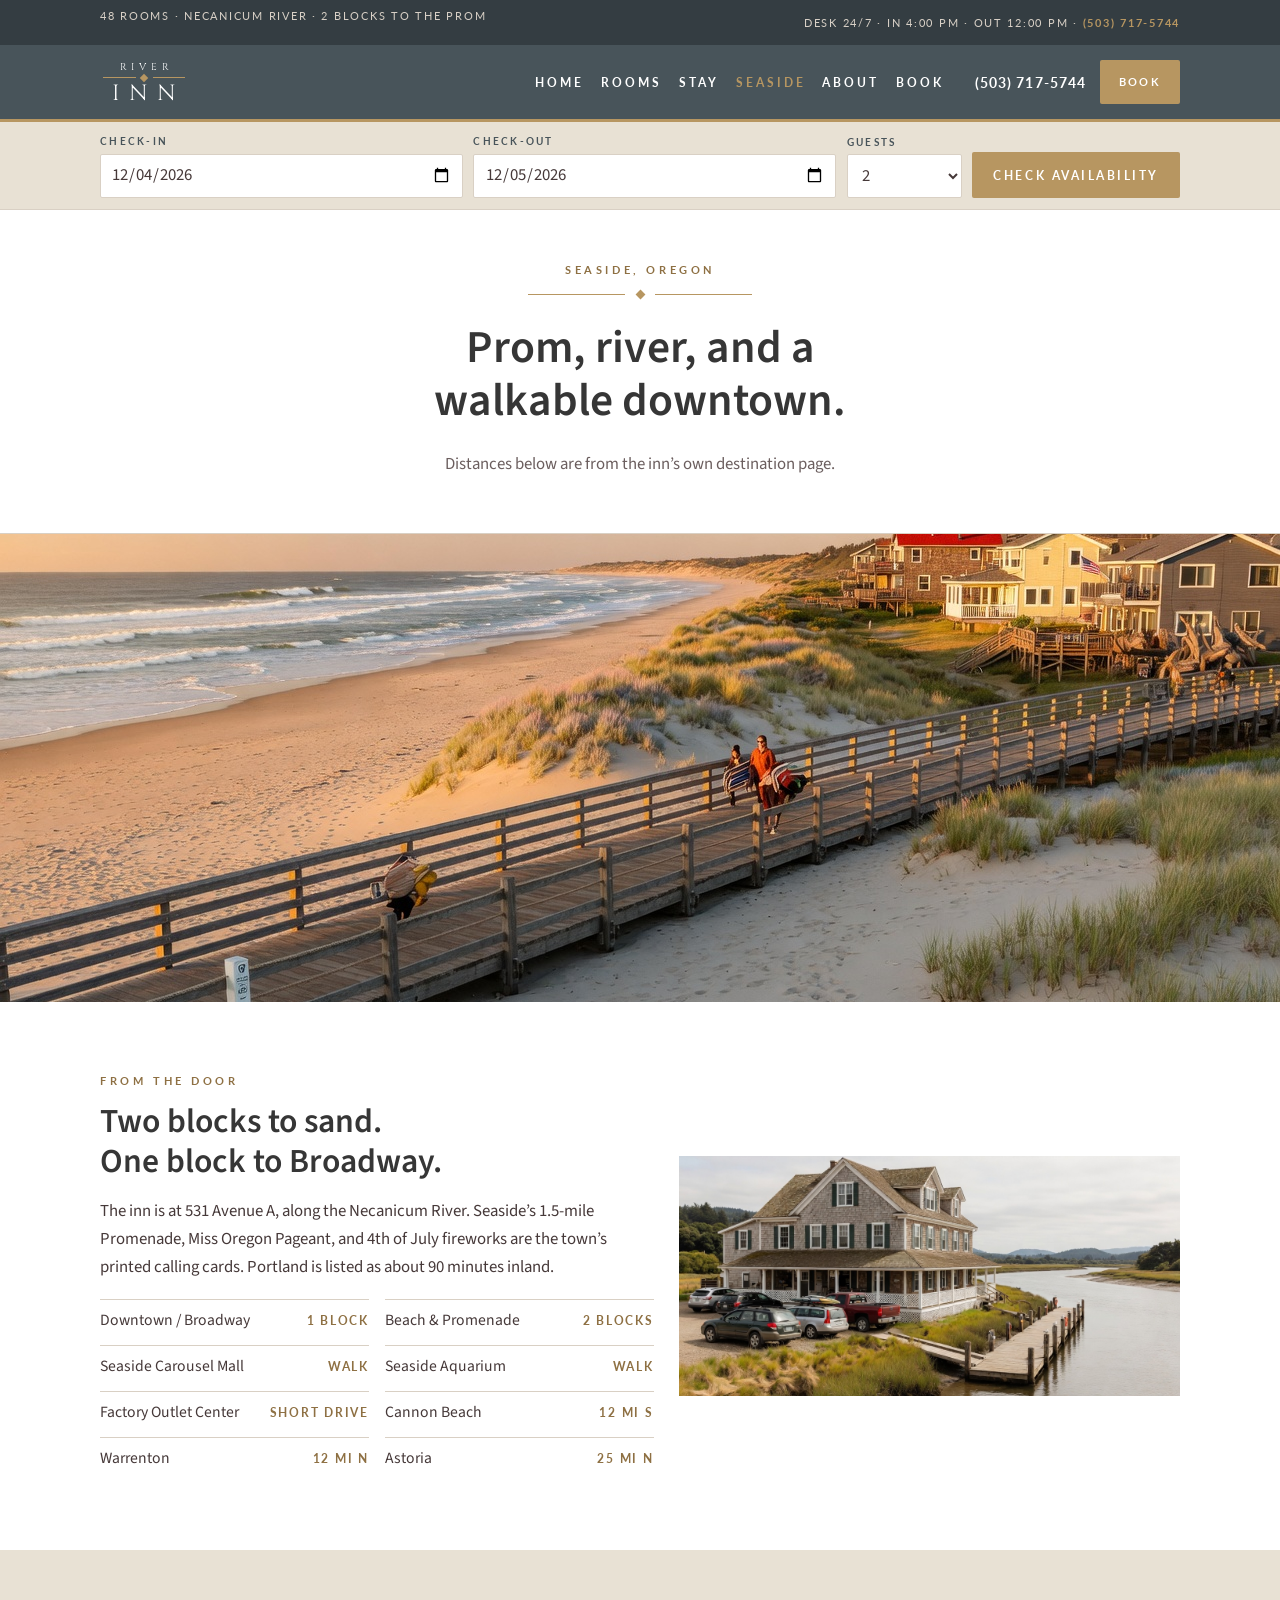
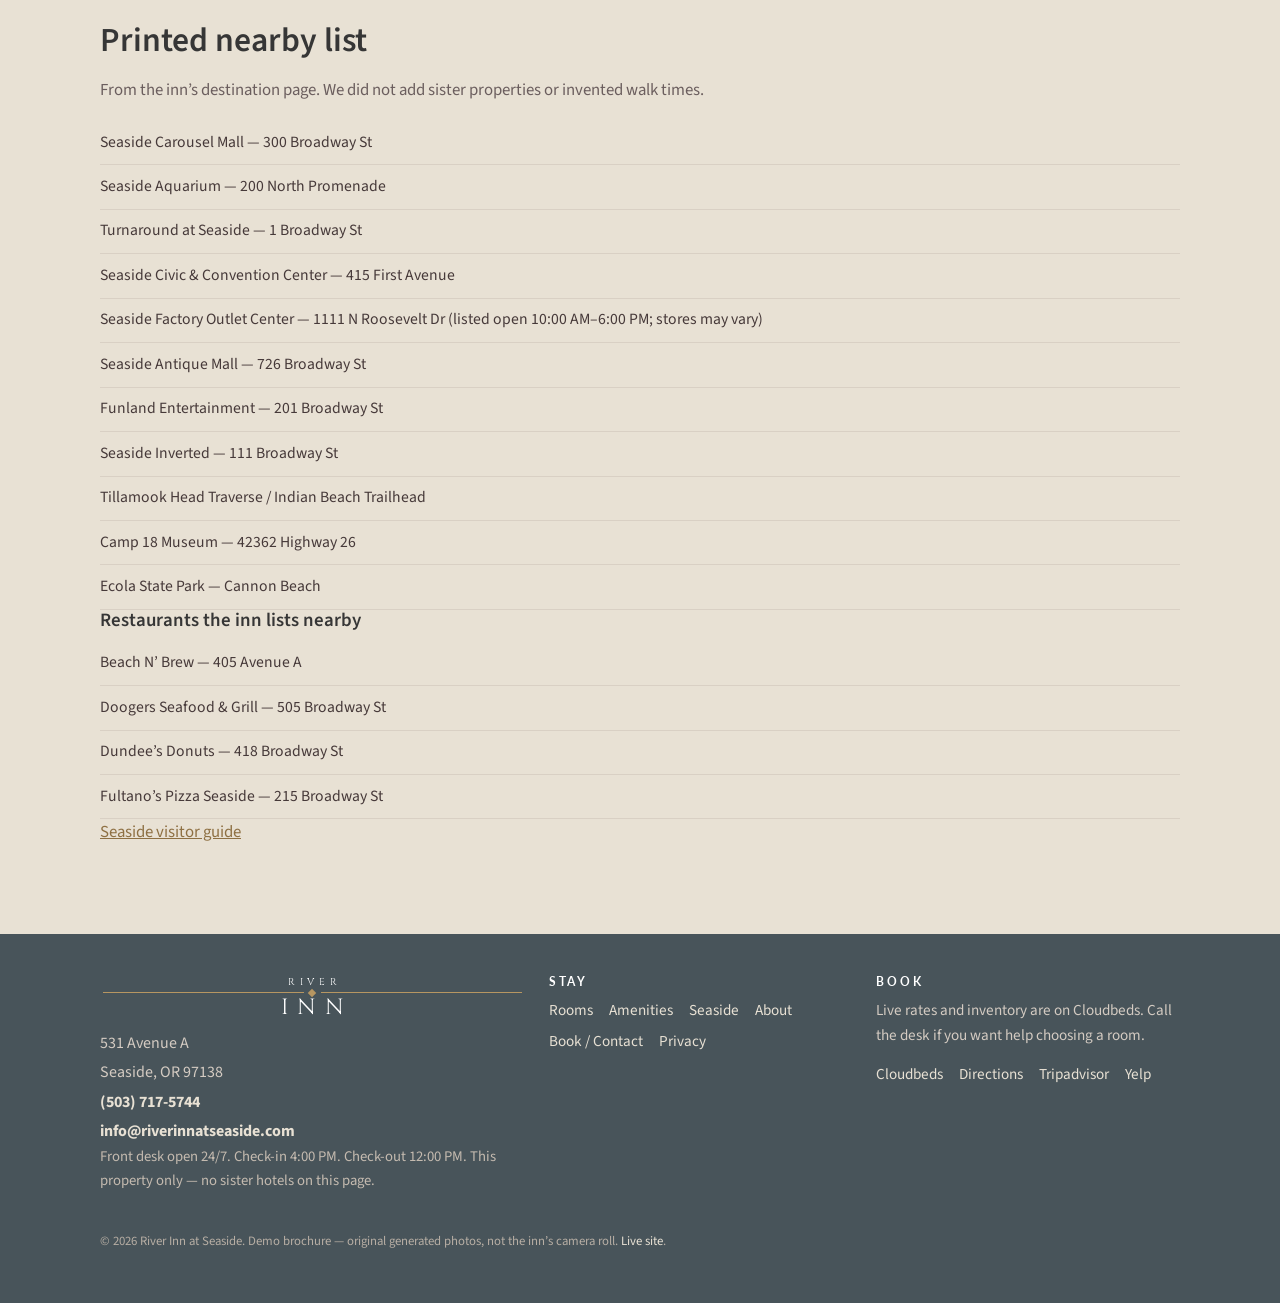
<file: nearby.html>
<!DOCTYPE html>
<html lang="en">
<head>
  <meta charset="utf-8">
  <meta name="viewport" content="width=device-width, initial-scale=1, viewport-fit=cover">
  <title>Seaside | River Inn at Seaside</title>
  <meta name="description" content="Two blocks to the Prom, one block to downtown. Area guide from the inn’s destination page.">
  <link rel="canonical" href="https://cjessup.github.io/river-inn-at-seaside/nearby.html">
  <meta name="theme-color" content="#48545A">
  <meta property="og:title" content="Seaside | River Inn at Seaside">
  <meta property="og:description" content="Two blocks to the Prom, one block to downtown. Area guide from the inn’s destination page.">
  <meta property="og:type" content="website">
  <meta property="og:url" content="https://cjessup.github.io/river-inn-at-seaside/nearby.html">
  <meta property="og:image" content="https://cjessup.github.io/river-inn-at-seaside/assets/hero.jpg">
  <link rel="icon" href="assets/favicon.svg" type="image/svg+xml">
  <link rel="preconnect" href="https://fonts.googleapis.com">
  <link rel="preconnect" href="https://fonts.gstatic.com" crossorigin>
  <link href="https://fonts.googleapis.com/css2?family=Cinzel:wght@400;600&amp;family=Lato:wght@400;700&amp;family=Source+Sans+3:ital,wght@0,400;0,600;0,700;1,400&amp;display=swap" rel="stylesheet">
  <link rel="stylesheet" href="css/styles.css">
  <script type="application/ld+json">
  {
    "@context": "https://schema.org",
    "@type": "LodgingBusiness",
    "name": "River Inn at Seaside",
    "description": "Independent 48-room inn on the Necanicum River at 531 Avenue A, Seaside, Oregon. One block from downtown, two blocks from the beach. Indoor saltwater pool and spa, complimentary breakfast, 24-hour front desk.",
    "url": "https://www.riverinnatseaside.com/",
    "telephone": "+15037175744",
    "email": "info@riverinnatseaside.com",
    "image": "https://cjessup.github.io/river-inn-at-seaside/assets/hero.jpg",
    "address": {
      "@type": "PostalAddress",
      "streetAddress": "531 Avenue A",
      "addressLocality": "Seaside",
      "addressRegion": "OR",
      "postalCode": "97138",
      "addressCountry": "US"
    },
    "geo": {
      "@type": "GeoCoordinates",
      "latitude": 45.99213791,
      "longitude": -123.92525482
    },
    "checkinTime": "16:00",
    "checkoutTime": "12:00",
    "petsAllowed": true,
    "amenityFeature": [
      {"@type": "LocationFeatureSpecification", "name": "Indoor saltwater pool and spa"},
      {"@type": "LocationFeatureSpecification", "name": "Complimentary deluxe continental breakfast"},
      {"@type": "LocationFeatureSpecification", "name": "Free Wi-Fi"},
      {"@type": "LocationFeatureSpecification", "name": "Free on-site parking"},
      {"@type": "LocationFeatureSpecification", "name": "24-hour front desk"},
      {"@type": "LocationFeatureSpecification", "name": "Ready-to-borrow bikes"},
      {"@type": "LocationFeatureSpecification", "name": "Fitness center"},
      {"@type": "LocationFeatureSpecification", "name": "Electric vehicle charging station"}
    ],
    "sameAs": [
      "https://www.tripadvisor.com/Hotel_Review-g52061-d6485212-Reviews-River_Inn_at_Seaside-Seaside_Oregon.html",
      "https://www.yelp.com/biz/river-inn-at-seaside-seaside",
      "https://instagram.com/riverinnatseaside/",
      "https://facebook.com/RiverInnatSeaside",
      "https://hotels.cloudbeds.com/reservation/pVXpz4"
    ]
  }
  </script>
</head>
<body>
  <a class="skip-link" href="#main">Skip to content</a>
  <div class="util-bar">
    <div class="wrap">
      <span>48 rooms · Necanicum River · 2 blocks to the Prom</span>
      <span>Desk 24/7 · In 4:00 PM · Out 12:00 PM · <a href="tel:+15037175744">(503) 717-5744</a></span>
    </div>
  </div>
  <header class="site-header">
    <div class="wrap header-inner">
      <a class="logo" href="index.html" aria-label="River Inn at Seaside">
        <span class="wordmark">
          <span class="wm-river">River</span>
          <span class="wm-rule" aria-hidden="true"><i></i></span>
          <span class="wm-inn">Inn</span>
        </span>
      </a>
      <nav id="site-nav" class="site-nav" aria-label="Primary">
        <a href="index.html">Home</a>
        <a href="rooms.html">Rooms</a>
        <a href="amenities.html">Stay</a>
        <a href="nearby.html" class="is-active">Seaside</a>
        <a href="about.html">About</a>
        <a href="book.html">Book</a>
      </nav>
      <div class="header-actions">
        <a class="tel" href="tel:+15037175744"><span>(503) 717-5744</span></a>
        <a class="btn" href="https://hotels.cloudbeds.com/reservation/pVXpz4" rel="noopener noreferrer" target="_blank">Book</a>
      </div>
      <button class="nav-toggle" type="button" aria-expanded="false" aria-controls="site-nav">Menu</button>
    </div>
  </header>
  <div class="book-bar">
    <form class="wrap" action="book.html" method="get">
      <div>
        <label for="checkin">Check-in</label>
        <input id="checkin" name="checkin" type="date" required>
      </div>
      <div>
        <label for="checkout">Check-out</label>
        <input id="checkout" name="checkout" type="date" required>
      </div>
      <div>
        <label for="guests">Guests</label>
        <select id="guests" name="guests">
          <option value="1">1</option>
          <option value="2" selected>2</option>
          <option value="3">3</option>
          <option value="4">4</option>
          <option value="5">5</option>
          <option value="6">6</option>
        </select>
      </div>
      <button class="btn" type="submit">Check availability</button>
    </form>
  </div>
  <main id="main">
    <header class="page-head">
      <div class="wrap">
        <p class="eyebrow">Seaside, Oregon</p>
        <div class="ribbon" aria-hidden="true"><i></i></div>
        <h1>Prom, river, and a walkable downtown.</h1>
        <p>Distances below are from the inn’s own destination page.</p>
      </div>
    </header>
    <img class="full-bleed" src="assets/prom.jpg" alt="Seaside-style wooden promenade beside the Pacific">
    <section class="section white">
      <div class="wrap split">
        <div class="reveal">
          <p class="eyebrow">From the door</p>
          <h2>Two blocks to sand. One block to Broadway.</h2>
          <p>The inn is at 531 Avenue A, along the Necanicum River. Seaside’s 1.5-mile Promenade, Miss Oregon Pageant, and 4th of July fireworks are the town’s printed calling cards. Portland is listed as about 90 minutes inland.</p>
          <div class="miles">
            <div class="mile"><span>Downtown / Broadway</span><strong>1 block</strong></div>
            <div class="mile"><span>Beach &amp; Promenade</span><strong>2 blocks</strong></div>
            <div class="mile"><span>Seaside Carousel Mall</span><strong>walk</strong></div>
            <div class="mile"><span>Seaside Aquarium</span><strong>walk</strong></div>
            <div class="mile"><span>Factory Outlet Center</span><strong>short drive</strong></div>
            <div class="mile"><span>Cannon Beach</span><strong>12 mi S</strong></div>
            <div class="mile"><span>Warrenton</span><strong>12 mi N</strong></div>
            <div class="mile"><span>Astoria</span><strong>25 mi N</strong></div>
          </div>
        </div>
        <img class="reveal" src="assets/exterior-day.jpg" alt="Daytime view of a shingled inn beside the river">
      </div>
    </section>
    <section class="section alt">
      <div class="wrap reveal">
        <h2>Printed nearby list</h2>
        <p class="lede">From the inn’s destination page. We did not add sister properties or invented walk times.</p>
        <ul class="rules">
          <li>Seaside Carousel Mall — 300 Broadway St</li>
          <li>Seaside Aquarium — 200 North Promenade</li>
          <li>Turnaround at Seaside — 1 Broadway St</li>
          <li>Seaside Civic &amp; Convention Center — 415 First Avenue</li>
          <li>Seaside Factory Outlet Center — 1111 N Roosevelt Dr (listed open 10:00 AM–6:00 PM; stores may vary)</li>
          <li>Seaside Antique Mall — 726 Broadway St</li>
          <li>Funland Entertainment — 201 Broadway St</li>
          <li>Seaside Inverted — 111 Broadway St</li>
          <li>Tillamook Head Traverse / Indian Beach Trailhead</li>
          <li>Camp 18 Museum — 42362 Highway 26</li>
          <li>Ecola State Park — Cannon Beach</li>
        </ul>
        <h3>Restaurants the inn lists nearby</h3>
        <ul class="rules">
          <li>Beach N’ Brew — 405 Avenue A</li>
          <li>Doogers Seafood &amp; Grill — 505 Broadway St</li>
          <li>Dundee’s Donuts — 418 Broadway St</li>
          <li>Fultano’s Pizza Seaside — 215 Broadway St</li>
        </ul>
        <p><a href="https://www.seasideor.com/" rel="noopener noreferrer" target="_blank">Seaside visitor guide</a></p>
      </div>
    </section>
  </main>
  <footer class="site-footer">
    <div class="wrap footer-grid">
      <div>
        <div class="wordmark footer-wordmark" aria-hidden="true">
          <span class="wm-river">River</span>
          <span class="wm-rule"><i></i></span>
          <span class="wm-inn">Inn</span>
        </div>
        <div class="nap">
          <span>531 Avenue A</span>
          <span>Seaside, OR 97138</span>
          <a href="tel:+15037175744">(503) 717-5744</a>
          <a href="mailto:info@riverinnatseaside.com">info@riverinnatseaside.com</a>
        </div>
        <p class="note">Front desk open 24/7. Check-in 4:00 PM. Check-out 12:00 PM. This property only — no sister hotels on this page.</p>
      </div>
      <div>
        <h2>Stay</h2>
        <div class="footer-links">
          <a href="rooms.html">Rooms</a>
          <a href="amenities.html">Amenities</a>
          <a href="nearby.html">Seaside</a>
          <a href="about.html">About</a>
          <a href="book.html">Book / Contact</a>
          <a href="privacy.html">Privacy</a>
        </div>
      </div>
      <div>
        <h2>Book</h2>
        <p>Live rates and inventory are on Cloudbeds. Call the desk if you want help choosing a room.</p>
        <div class="footer-links">
          <a href="https://hotels.cloudbeds.com/reservation/pVXpz4" rel="noopener noreferrer" target="_blank">Cloudbeds</a>
          <a href="https://www.google.com/maps/dir/?api=1&destination=531+Avenue+A,+Seaside,+OR+97138" rel="noopener noreferrer" target="_blank">Directions</a>
          <a href="https://www.tripadvisor.com/Hotel_Review-g52061-d6485212-Reviews-River_Inn_at_Seaside-Seaside_Oregon.html" rel="noopener noreferrer" target="_blank">Tripadvisor</a>
          <a href="https://www.yelp.com/biz/river-inn-at-seaside-seaside" rel="noopener noreferrer" target="_blank">Yelp</a>
        </div>
      </div>
    </div>
    <div class="wrap fine">
      <p>© <span data-year></span> River Inn at Seaside. Demo brochure — original generated photos, not the inn’s camera roll. <a href="https://www.riverinnatseaside.com/" rel="noopener noreferrer">Live site</a>.</p>
    </div>
  </footer>
  <div class="mobile-cta" aria-label="Call or book">
    <a class="ghost" href="tel:+15037175744">Call</a>
    <a href="https://hotels.cloudbeds.com/reservation/pVXpz4" rel="noopener noreferrer" target="_blank">Book</a>
  </div>
  <script src="js/main.js"></script>
</body>
</html>
</file>
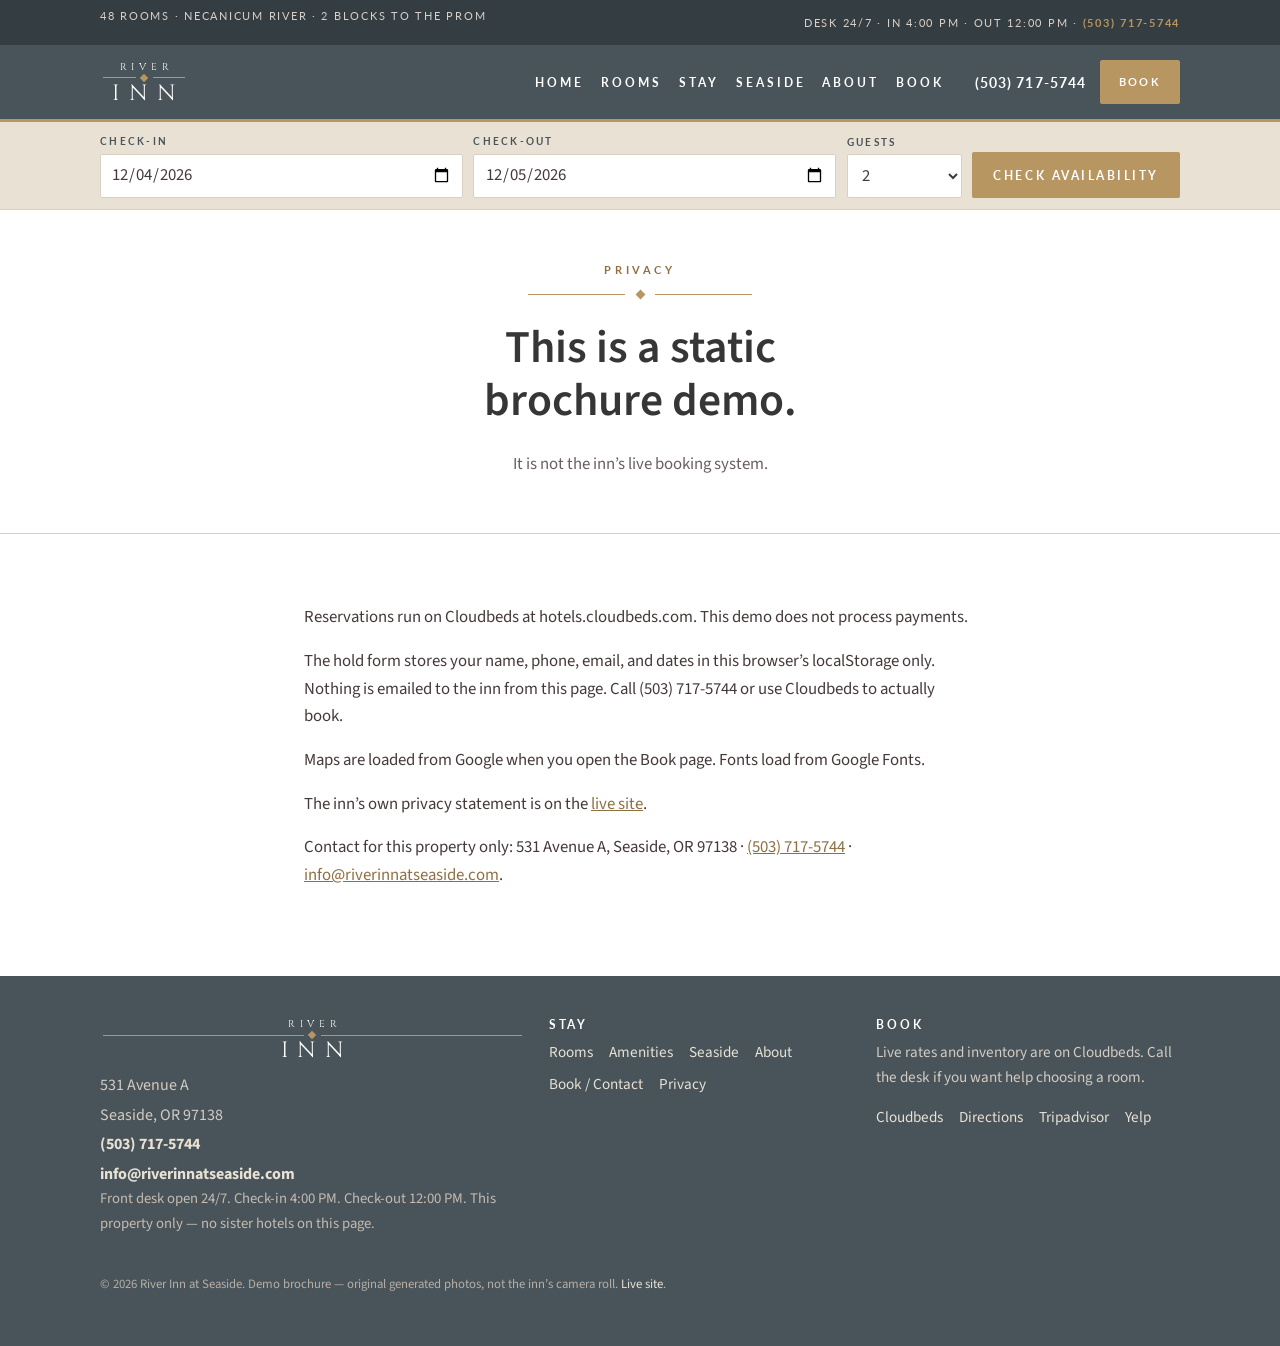
<file: privacy.html>
<!DOCTYPE html>
<html lang="en">
<head>
  <meta charset="utf-8">
  <meta name="viewport" content="width=device-width, initial-scale=1, viewport-fit=cover">
  <title>Privacy | River Inn at Seaside</title>
  <meta name="description" content="This static brochure demo does not process payments. The inn’s privacy statement is on the live site.">
  <link rel="canonical" href="https://cjessup.github.io/river-inn-at-seaside/privacy.html">
  <meta name="theme-color" content="#48545A">
  <meta property="og:title" content="Privacy | River Inn at Seaside">
  <meta property="og:description" content="This static brochure demo does not process payments. The inn’s privacy statement is on the live site.">
  <meta property="og:type" content="website">
  <meta property="og:url" content="https://cjessup.github.io/river-inn-at-seaside/privacy.html">
  <meta property="og:image" content="https://cjessup.github.io/river-inn-at-seaside/assets/hero.jpg">
  <link rel="icon" href="assets/favicon.svg" type="image/svg+xml">
  <link rel="preconnect" href="https://fonts.googleapis.com">
  <link rel="preconnect" href="https://fonts.gstatic.com" crossorigin>
  <link href="https://fonts.googleapis.com/css2?family=Cinzel:wght@400;600&amp;family=Lato:wght@400;700&amp;family=Source+Sans+3:ital,wght@0,400;0,600;0,700;1,400&amp;display=swap" rel="stylesheet">
  <link rel="stylesheet" href="css/styles.css">
  <script type="application/ld+json">
  {
    "@context": "https://schema.org",
    "@type": "LodgingBusiness",
    "name": "River Inn at Seaside",
    "description": "Independent 48-room inn on the Necanicum River at 531 Avenue A, Seaside, Oregon. One block from downtown, two blocks from the beach. Indoor saltwater pool and spa, complimentary breakfast, 24-hour front desk.",
    "url": "https://www.riverinnatseaside.com/",
    "telephone": "+15037175744",
    "email": "info@riverinnatseaside.com",
    "image": "https://cjessup.github.io/river-inn-at-seaside/assets/hero.jpg",
    "address": {
      "@type": "PostalAddress",
      "streetAddress": "531 Avenue A",
      "addressLocality": "Seaside",
      "addressRegion": "OR",
      "postalCode": "97138",
      "addressCountry": "US"
    },
    "geo": {
      "@type": "GeoCoordinates",
      "latitude": 45.99213791,
      "longitude": -123.92525482
    },
    "checkinTime": "16:00",
    "checkoutTime": "12:00",
    "petsAllowed": true,
    "amenityFeature": [
      {"@type": "LocationFeatureSpecification", "name": "Indoor saltwater pool and spa"},
      {"@type": "LocationFeatureSpecification", "name": "Complimentary deluxe continental breakfast"},
      {"@type": "LocationFeatureSpecification", "name": "Free Wi-Fi"},
      {"@type": "LocationFeatureSpecification", "name": "Free on-site parking"},
      {"@type": "LocationFeatureSpecification", "name": "24-hour front desk"},
      {"@type": "LocationFeatureSpecification", "name": "Ready-to-borrow bikes"},
      {"@type": "LocationFeatureSpecification", "name": "Fitness center"},
      {"@type": "LocationFeatureSpecification", "name": "Electric vehicle charging station"}
    ],
    "sameAs": [
      "https://www.tripadvisor.com/Hotel_Review-g52061-d6485212-Reviews-River_Inn_at_Seaside-Seaside_Oregon.html",
      "https://www.yelp.com/biz/river-inn-at-seaside-seaside",
      "https://instagram.com/riverinnatseaside/",
      "https://facebook.com/RiverInnatSeaside",
      "https://hotels.cloudbeds.com/reservation/pVXpz4"
    ]
  }
  </script>
</head>
<body>
  <a class="skip-link" href="#main">Skip to content</a>
  <div class="util-bar">
    <div class="wrap">
      <span>48 rooms · Necanicum River · 2 blocks to the Prom</span>
      <span>Desk 24/7 · In 4:00 PM · Out 12:00 PM · <a href="tel:+15037175744">(503) 717-5744</a></span>
    </div>
  </div>
  <header class="site-header">
    <div class="wrap header-inner">
      <a class="logo" href="index.html" aria-label="River Inn at Seaside">
        <span class="wordmark">
          <span class="wm-river">River</span>
          <span class="wm-rule" aria-hidden="true"><i></i></span>
          <span class="wm-inn">Inn</span>
        </span>
      </a>
      <nav id="site-nav" class="site-nav" aria-label="Primary">
        <a href="index.html">Home</a>
        <a href="rooms.html">Rooms</a>
        <a href="amenities.html">Stay</a>
        <a href="nearby.html">Seaside</a>
        <a href="about.html">About</a>
        <a href="book.html">Book</a>
      </nav>
      <div class="header-actions">
        <a class="tel" href="tel:+15037175744"><span>(503) 717-5744</span></a>
        <a class="btn" href="https://hotels.cloudbeds.com/reservation/pVXpz4" rel="noopener noreferrer" target="_blank">Book</a>
      </div>
      <button class="nav-toggle" type="button" aria-expanded="false" aria-controls="site-nav">Menu</button>
    </div>
  </header>
  <div class="book-bar">
    <form class="wrap" action="book.html" method="get">
      <div>
        <label for="checkin">Check-in</label>
        <input id="checkin" name="checkin" type="date" required>
      </div>
      <div>
        <label for="checkout">Check-out</label>
        <input id="checkout" name="checkout" type="date" required>
      </div>
      <div>
        <label for="guests">Guests</label>
        <select id="guests" name="guests">
          <option value="1">1</option>
          <option value="2" selected>2</option>
          <option value="3">3</option>
          <option value="4">4</option>
          <option value="5">5</option>
          <option value="6">6</option>
        </select>
      </div>
      <button class="btn" type="submit">Check availability</button>
    </form>
  </div>
  <main id="main">
    <header class="page-head">
      <div class="wrap">
        <p class="eyebrow">Privacy</p>
        <div class="ribbon" aria-hidden="true"><i></i></div>
        <h1>This is a static brochure demo.</h1>
        <p>It is not the inn’s live booking system.</p>
      </div>
    </header>
    <section class="section white">
      <div class="wrap prose reveal">
        <p>Reservations run on Cloudbeds at hotels.cloudbeds.com. This demo does not process payments.</p>
        <p>The hold form stores your name, phone, email, and dates in this browser’s localStorage only. Nothing is emailed to the inn from this page. Call (503) 717-5744 or use Cloudbeds to actually book.</p>
        <p>Maps are loaded from Google when you open the Book page. Fonts load from Google Fonts.</p>
        <p>The inn’s own privacy statement is on the <a href="https://www.riverinnatseaside.com/privacy" rel="noopener noreferrer">live site</a>.</p>
        <p>Contact for this property only: 531 Avenue A, Seaside, OR 97138 · <a href="tel:+15037175744">(503) 717-5744</a> · <a href="mailto:info@riverinnatseaside.com">info@riverinnatseaside.com</a>.</p>
      </div>
    </section>
  </main>
  <footer class="site-footer">
    <div class="wrap footer-grid">
      <div>
        <div class="wordmark footer-wordmark" aria-hidden="true">
          <span class="wm-river">River</span>
          <span class="wm-rule"><i></i></span>
          <span class="wm-inn">Inn</span>
        </div>
        <div class="nap">
          <span>531 Avenue A</span>
          <span>Seaside, OR 97138</span>
          <a href="tel:+15037175744">(503) 717-5744</a>
          <a href="mailto:info@riverinnatseaside.com">info@riverinnatseaside.com</a>
        </div>
        <p class="note">Front desk open 24/7. Check-in 4:00 PM. Check-out 12:00 PM. This property only — no sister hotels on this page.</p>
      </div>
      <div>
        <h2>Stay</h2>
        <div class="footer-links">
          <a href="rooms.html">Rooms</a>
          <a href="amenities.html">Amenities</a>
          <a href="nearby.html">Seaside</a>
          <a href="about.html">About</a>
          <a href="book.html">Book / Contact</a>
          <a href="privacy.html">Privacy</a>
        </div>
      </div>
      <div>
        <h2>Book</h2>
        <p>Live rates and inventory are on Cloudbeds. Call the desk if you want help choosing a room.</p>
        <div class="footer-links">
          <a href="https://hotels.cloudbeds.com/reservation/pVXpz4" rel="noopener noreferrer" target="_blank">Cloudbeds</a>
          <a href="https://www.google.com/maps/dir/?api=1&destination=531+Avenue+A,+Seaside,+OR+97138" rel="noopener noreferrer" target="_blank">Directions</a>
          <a href="https://www.tripadvisor.com/Hotel_Review-g52061-d6485212-Reviews-River_Inn_at_Seaside-Seaside_Oregon.html" rel="noopener noreferrer" target="_blank">Tripadvisor</a>
          <a href="https://www.yelp.com/biz/river-inn-at-seaside-seaside" rel="noopener noreferrer" target="_blank">Yelp</a>
        </div>
      </div>
    </div>
    <div class="wrap fine">
      <p>© <span data-year></span> River Inn at Seaside. Demo brochure — original generated photos, not the inn’s camera roll. <a href="https://www.riverinnatseaside.com/" rel="noopener noreferrer">Live site</a>.</p>
    </div>
  </footer>
  <div class="mobile-cta" aria-label="Call or book">
    <a class="ghost" href="tel:+15037175744">Call</a>
    <a href="https://hotels.cloudbeds.com/reservation/pVXpz4" rel="noopener noreferrer" target="_blank">Book</a>
  </div>
  <script src="js/main.js"></script>
</body>
</html>
</file>
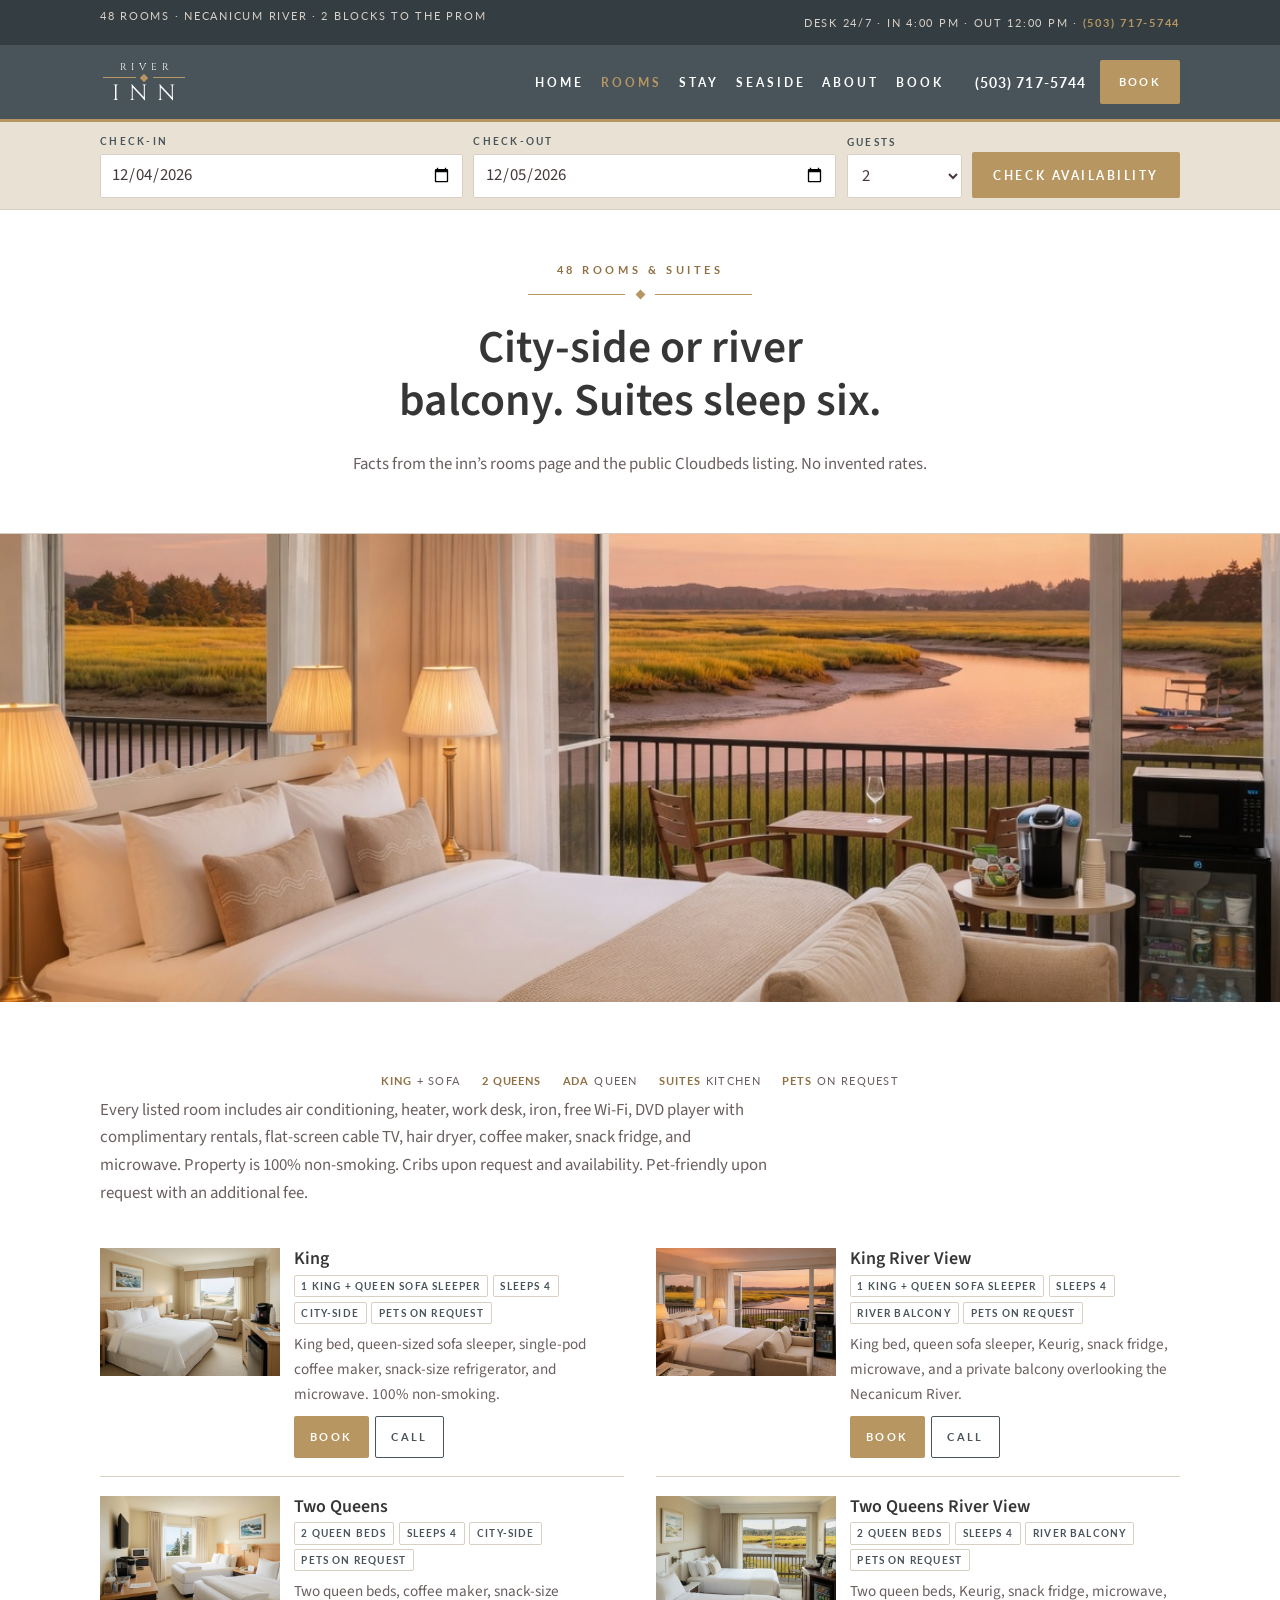
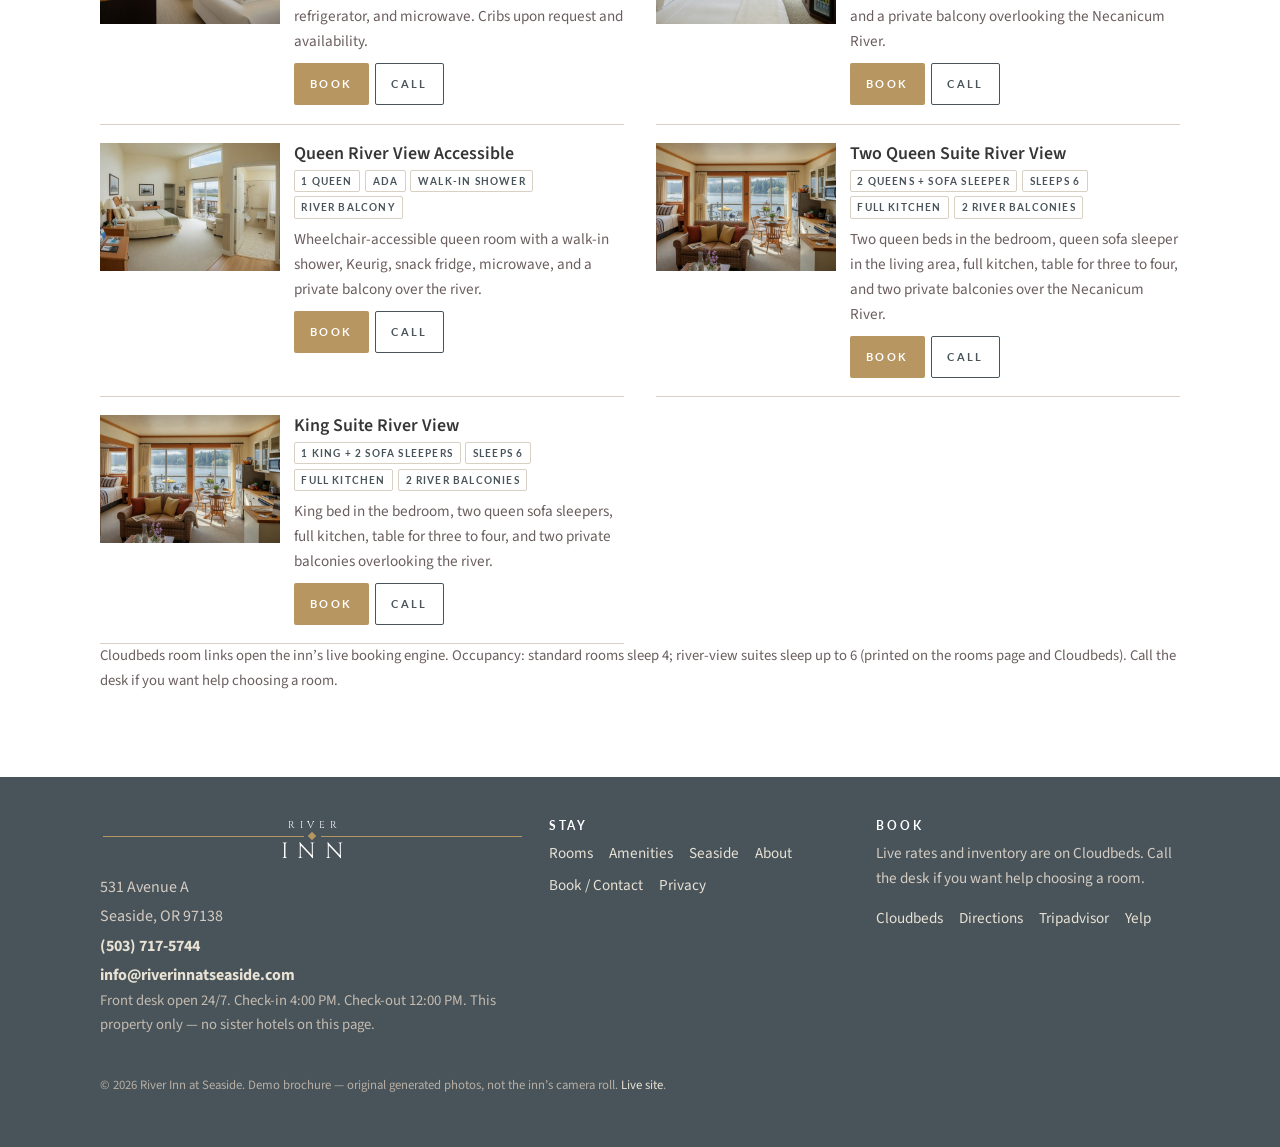
<file: rooms.html>
<!DOCTYPE html>
<html lang="en">
<head>
  <meta charset="utf-8">
  <meta name="viewport" content="width=device-width, initial-scale=1, viewport-fit=cover">
  <title>Rooms | River Inn at Seaside</title>
  <meta name="description" content="King, two queens, accessible queen, and river-view suites. Sleeps 4 to 6. Book on Cloudbeds or call (503) 717-5744.">
  <link rel="canonical" href="https://cjessup.github.io/river-inn-at-seaside/rooms.html">
  <meta name="theme-color" content="#48545A">
  <meta property="og:title" content="Rooms | River Inn at Seaside">
  <meta property="og:description" content="King, two queens, accessible queen, and river-view suites. Sleeps 4 to 6. Book on Cloudbeds or call (503) 717-5744.">
  <meta property="og:type" content="website">
  <meta property="og:url" content="https://cjessup.github.io/river-inn-at-seaside/rooms.html">
  <meta property="og:image" content="https://cjessup.github.io/river-inn-at-seaside/assets/hero.jpg">
  <link rel="icon" href="assets/favicon.svg" type="image/svg+xml">
  <link rel="preconnect" href="https://fonts.googleapis.com">
  <link rel="preconnect" href="https://fonts.gstatic.com" crossorigin>
  <link href="https://fonts.googleapis.com/css2?family=Cinzel:wght@400;600&amp;family=Lato:wght@400;700&amp;family=Source+Sans+3:ital,wght@0,400;0,600;0,700;1,400&amp;display=swap" rel="stylesheet">
  <link rel="stylesheet" href="css/styles.css">
  <script type="application/ld+json">
  {
    "@context": "https://schema.org",
    "@type": "LodgingBusiness",
    "name": "River Inn at Seaside",
    "description": "Independent 48-room inn on the Necanicum River at 531 Avenue A, Seaside, Oregon. One block from downtown, two blocks from the beach. Indoor saltwater pool and spa, complimentary breakfast, 24-hour front desk.",
    "url": "https://www.riverinnatseaside.com/",
    "telephone": "+15037175744",
    "email": "info@riverinnatseaside.com",
    "image": "https://cjessup.github.io/river-inn-at-seaside/assets/hero.jpg",
    "address": {
      "@type": "PostalAddress",
      "streetAddress": "531 Avenue A",
      "addressLocality": "Seaside",
      "addressRegion": "OR",
      "postalCode": "97138",
      "addressCountry": "US"
    },
    "geo": {
      "@type": "GeoCoordinates",
      "latitude": 45.99213791,
      "longitude": -123.92525482
    },
    "checkinTime": "16:00",
    "checkoutTime": "12:00",
    "petsAllowed": true,
    "amenityFeature": [
      {"@type": "LocationFeatureSpecification", "name": "Indoor saltwater pool and spa"},
      {"@type": "LocationFeatureSpecification", "name": "Complimentary deluxe continental breakfast"},
      {"@type": "LocationFeatureSpecification", "name": "Free Wi-Fi"},
      {"@type": "LocationFeatureSpecification", "name": "Free on-site parking"},
      {"@type": "LocationFeatureSpecification", "name": "24-hour front desk"},
      {"@type": "LocationFeatureSpecification", "name": "Ready-to-borrow bikes"},
      {"@type": "LocationFeatureSpecification", "name": "Fitness center"},
      {"@type": "LocationFeatureSpecification", "name": "Electric vehicle charging station"}
    ],
    "sameAs": [
      "https://www.tripadvisor.com/Hotel_Review-g52061-d6485212-Reviews-River_Inn_at_Seaside-Seaside_Oregon.html",
      "https://www.yelp.com/biz/river-inn-at-seaside-seaside",
      "https://instagram.com/riverinnatseaside/",
      "https://facebook.com/RiverInnatSeaside",
      "https://hotels.cloudbeds.com/reservation/pVXpz4"
    ]
  }
  </script>
</head>
<body>
  <a class="skip-link" href="#main">Skip to content</a>
  <div class="util-bar">
    <div class="wrap">
      <span>48 rooms · Necanicum River · 2 blocks to the Prom</span>
      <span>Desk 24/7 · In 4:00 PM · Out 12:00 PM · <a href="tel:+15037175744">(503) 717-5744</a></span>
    </div>
  </div>
  <header class="site-header">
    <div class="wrap header-inner">
      <a class="logo" href="index.html" aria-label="River Inn at Seaside">
        <span class="wordmark">
          <span class="wm-river">River</span>
          <span class="wm-rule" aria-hidden="true"><i></i></span>
          <span class="wm-inn">Inn</span>
        </span>
      </a>
      <nav id="site-nav" class="site-nav" aria-label="Primary">
        <a href="index.html">Home</a>
        <a href="rooms.html" class="is-active">Rooms</a>
        <a href="amenities.html">Stay</a>
        <a href="nearby.html">Seaside</a>
        <a href="about.html">About</a>
        <a href="book.html">Book</a>
      </nav>
      <div class="header-actions">
        <a class="tel" href="tel:+15037175744"><span>(503) 717-5744</span></a>
        <a class="btn" href="https://hotels.cloudbeds.com/reservation/pVXpz4" rel="noopener noreferrer" target="_blank">Book</a>
      </div>
      <button class="nav-toggle" type="button" aria-expanded="false" aria-controls="site-nav">Menu</button>
    </div>
  </header>
  <div class="book-bar">
    <form class="wrap" action="book.html" method="get">
      <div>
        <label for="checkin">Check-in</label>
        <input id="checkin" name="checkin" type="date" required>
      </div>
      <div>
        <label for="checkout">Check-out</label>
        <input id="checkout" name="checkout" type="date" required>
      </div>
      <div>
        <label for="guests">Guests</label>
        <select id="guests" name="guests">
          <option value="1">1</option>
          <option value="2" selected>2</option>
          <option value="3">3</option>
          <option value="4">4</option>
          <option value="5">5</option>
          <option value="6">6</option>
        </select>
      </div>
      <button class="btn" type="submit">Check availability</button>
    </form>
  </div>
  <main id="main">
    <header class="page-head">
      <div class="wrap">
        <p class="eyebrow">48 rooms &amp; suites</p>
        <div class="ribbon" aria-hidden="true"><i></i></div>
        <h1>City-side or river balcony. Suites sleep six.</h1>
        <p>Facts from the inn’s rooms page and the public Cloudbeds listing. No invented rates.</p>
      </div>
    </header>
    <img class="full-bleed" src="assets/room-king-river.jpg" alt="King river-view room with balcony over the marsh at sunset">
    <section class="section white">
      <div class="wrap">
        <ul class="chips reveal">
          <li><strong>King</strong> <span>+ sofa</span></li>
          <li><strong>2 Queens</strong></li>
          <li><strong>ADA</strong> <span>queen</span></li>
          <li><strong>Suites</strong> <span>kitchen</span></li>
          <li><strong>Pets</strong> <span>on request</span></li>
        </ul>
        <p class="lede reveal">Every listed room includes air conditioning, heater, work desk, iron, free Wi-Fi, DVD player with complimentary rentals, flat-screen cable TV, hair dryer, coffee maker, snack fridge, and microwave. Property is 100% non-smoking. Cribs upon request and availability. Pet-friendly upon request with an additional fee.</p>
        <div class="room-grid">
        <article class="room-card reveal">
          <img src="assets/room-king.jpg" alt="King guest room with sofa sleeper, microwave, and mini fridge">
          <div>
            <h3>King</h3>
            <div class="room-meta"><span class="tag">1 King + queen sofa sleeper</span><span class="tag">Sleeps 4</span><span class="tag">City-side</span><span class="tag">Pets on request</span></div>
            <p>King bed, queen-sized sofa sleeper, single-pod coffee maker, snack-size refrigerator, and microwave. 100% non-smoking.</p>
            <div class="room-actions">
              <a class="btn" href="https://hotels.cloudbeds.com/reservation/pVXpz4?rid=461415" rel="noopener noreferrer" target="_blank">Book</a>
              <a class="btn btn-outline" href="tel:+15037175744">Call</a>
            </div>
          </div>
        </article>
        <article class="room-card reveal">
          <img src="assets/room-king-river.jpg" alt="King room with sofa sleeper and balcony over a tidal river">
          <div>
            <h3>King River View</h3>
            <div class="room-meta"><span class="tag">1 King + queen sofa sleeper</span><span class="tag">Sleeps 4</span><span class="tag">River balcony</span><span class="tag">Pets on request</span></div>
            <p>King bed, queen sofa sleeper, Keurig, snack fridge, microwave, and a private balcony overlooking the Necanicum River.</p>
            <div class="room-actions">
              <a class="btn" href="https://hotels.cloudbeds.com/reservation/pVXpz4?rid=461418" rel="noopener noreferrer" target="_blank">Book</a>
              <a class="btn btn-outline" href="tel:+15037175744">Call</a>
            </div>
          </div>
        </article>
        <article class="room-card reveal">
          <img src="assets/room-queens.jpg" alt="Guest room with two queen beds">
          <div>
            <h3>Two Queens</h3>
            <div class="room-meta"><span class="tag">2 Queen beds</span><span class="tag">Sleeps 4</span><span class="tag">City-side</span><span class="tag">Pets on request</span></div>
            <p>Two queen beds, coffee maker, snack-size refrigerator, and microwave. Cribs upon request and availability.</p>
            <div class="room-actions">
              <a class="btn" href="https://hotels.cloudbeds.com/reservation/pVXpz4?rid=461422" rel="noopener noreferrer" target="_blank">Book</a>
              <a class="btn btn-outline" href="tel:+15037175744">Call</a>
            </div>
          </div>
        </article>
        <article class="room-card reveal">
          <img src="assets/room-queens-river.jpg" alt="Two queen beds with a river-view balcony">
          <div>
            <h3>Two Queens River View</h3>
            <div class="room-meta"><span class="tag">2 Queen beds</span><span class="tag">Sleeps 4</span><span class="tag">River balcony</span><span class="tag">Pets on request</span></div>
            <p>Two queen beds, Keurig, snack fridge, microwave, and a private balcony overlooking the Necanicum River.</p>
            <div class="room-actions">
              <a class="btn" href="https://hotels.cloudbeds.com/reservation/pVXpz4?rid=461424" rel="noopener noreferrer" target="_blank">Book</a>
              <a class="btn btn-outline" href="tel:+15037175744">Call</a>
            </div>
          </div>
        </article>
        <article class="room-card reveal">
          <img src="assets/room-ada.jpg" alt="Accessible queen room with walk-in shower and river balcony">
          <div>
            <h3>Queen River View Accessible</h3>
            <div class="room-meta"><span class="tag">1 Queen</span><span class="tag">ADA</span><span class="tag">Walk-in shower</span><span class="tag">River balcony</span></div>
            <p>Wheelchair-accessible queen room with a walk-in shower, Keurig, snack fridge, microwave, and a private balcony over the river.</p>
            <div class="room-actions">
              <a class="btn" href="https://hotels.cloudbeds.com/reservation/pVXpz4?rid=461420" rel="noopener noreferrer" target="_blank">Book</a>
              <a class="btn btn-outline" href="tel:+15037175744">Call</a>
            </div>
          </div>
        </article>
        <article class="room-card reveal">
          <img src="assets/suite.jpg" alt="One-bedroom suite with kitchenette, sofa sleeper, and river balcony">
          <div>
            <h3>Two Queen Suite River View</h3>
            <div class="room-meta"><span class="tag">2 Queens + sofa sleeper</span><span class="tag">Sleeps 6</span><span class="tag">Full kitchen</span><span class="tag">2 river balconies</span></div>
            <p>Two queen beds in the bedroom, queen sofa sleeper in the living area, full kitchen, table for three to four, and two private balconies over the Necanicum River.</p>
            <div class="room-actions">
              <a class="btn" href="https://hotels.cloudbeds.com/reservation/pVXpz4?rid=461428" rel="noopener noreferrer" target="_blank">Book</a>
              <a class="btn btn-outline" href="tel:+15037175744">Call</a>
            </div>
          </div>
        </article>
        <article class="room-card reveal">
          <img src="assets/suite.jpg" alt="One-bedroom king suite with kitchenette and river balconies">
          <div>
            <h3>King Suite River View</h3>
            <div class="room-meta"><span class="tag">1 King + 2 sofa sleepers</span><span class="tag">Sleeps 6</span><span class="tag">Full kitchen</span><span class="tag">2 river balconies</span></div>
            <p>King bed in the bedroom, two queen sofa sleepers, full kitchen, table for three to four, and two private balconies overlooking the river.</p>
            <div class="room-actions">
              <a class="btn" href="https://hotels.cloudbeds.com/reservation/pVXpz4?rid=461426" rel="noopener noreferrer" target="_blank">Book</a>
              <a class="btn btn-outline" href="tel:+15037175744">Call</a>
            </div>
          </div>
        </article>
        </div>
        <p class="note reveal">Cloudbeds room links open the inn’s live booking engine. Occupancy: standard rooms sleep 4; river-view suites sleep up to 6 (printed on the rooms page and Cloudbeds). Call the desk if you want help choosing a room.</p>
      </div>
    </section>
  </main>
  <footer class="site-footer">
    <div class="wrap footer-grid">
      <div>
        <div class="wordmark footer-wordmark" aria-hidden="true">
          <span class="wm-river">River</span>
          <span class="wm-rule"><i></i></span>
          <span class="wm-inn">Inn</span>
        </div>
        <div class="nap">
          <span>531 Avenue A</span>
          <span>Seaside, OR 97138</span>
          <a href="tel:+15037175744">(503) 717-5744</a>
          <a href="mailto:info@riverinnatseaside.com">info@riverinnatseaside.com</a>
        </div>
        <p class="note">Front desk open 24/7. Check-in 4:00 PM. Check-out 12:00 PM. This property only — no sister hotels on this page.</p>
      </div>
      <div>
        <h2>Stay</h2>
        <div class="footer-links">
          <a href="rooms.html">Rooms</a>
          <a href="amenities.html">Amenities</a>
          <a href="nearby.html">Seaside</a>
          <a href="about.html">About</a>
          <a href="book.html">Book / Contact</a>
          <a href="privacy.html">Privacy</a>
        </div>
      </div>
      <div>
        <h2>Book</h2>
        <p>Live rates and inventory are on Cloudbeds. Call the desk if you want help choosing a room.</p>
        <div class="footer-links">
          <a href="https://hotels.cloudbeds.com/reservation/pVXpz4" rel="noopener noreferrer" target="_blank">Cloudbeds</a>
          <a href="https://www.google.com/maps/dir/?api=1&destination=531+Avenue+A,+Seaside,+OR+97138" rel="noopener noreferrer" target="_blank">Directions</a>
          <a href="https://www.tripadvisor.com/Hotel_Review-g52061-d6485212-Reviews-River_Inn_at_Seaside-Seaside_Oregon.html" rel="noopener noreferrer" target="_blank">Tripadvisor</a>
          <a href="https://www.yelp.com/biz/river-inn-at-seaside-seaside" rel="noopener noreferrer" target="_blank">Yelp</a>
        </div>
      </div>
    </div>
    <div class="wrap fine">
      <p>© <span data-year></span> River Inn at Seaside. Demo brochure — original generated photos, not the inn’s camera roll. <a href="https://www.riverinnatseaside.com/" rel="noopener noreferrer">Live site</a>.</p>
    </div>
  </footer>
  <div class="mobile-cta" aria-label="Call or book">
    <a class="ghost" href="tel:+15037175744">Call</a>
    <a href="https://hotels.cloudbeds.com/reservation/pVXpz4" rel="noopener noreferrer" target="_blank">Book</a>
  </div>
  <script src="js/main.js"></script>
</body>
</html>
</file>
<file: css/styles.css>
:root {
  --slate: #48545a;
  --slate-2: #3d484e;
  --slate-deep: #343d42;
  --brass: #b79661;
  --brass-hover: #a5854f;
  --brass-deep: #8e7043;
  --blush: #eddddd;
  --sand: #e8e1d4;
  --text: #463939;
  --heading: #363636;
  --page: #f7f7f7;
  --white: #ffffff;
  --muted: #6b5e5e;
  --line: #d9d0c4;
  --ok: #3d6b4f;
  --danger: #8b3a3a;
  --ta: #3b6f84;
  --max: 1080px;
  --font: "Source Sans 3", "Source Sans Pro", "Segoe UI", sans-serif;
  --caps: "Lato", "Source Sans 3", sans-serif;
  --deco: "Cinzel", "Palatino Linotype", Palatino, Georgia, serif;
}

*,
*::before,
*::after {
  box-sizing: border-box;
}

html {
  scroll-behavior: smooth;
  scroll-padding-top: 5.4rem;
  scroll-padding-bottom: 5.25rem;
}

@media (prefers-reduced-motion: reduce) {
  html {
    scroll-behavior: auto;
  }
}

body {
  margin: 0;
  font-family: var(--font);
  color: var(--text);
  background: var(--page);
  line-height: 1.65;
  font-size: 1.05rem;
}

img {
  max-width: 100%;
  height: auto;
  display: block;
}

a {
  color: var(--brass-deep);
}

a:hover {
  color: var(--slate);
}

h1,
h2,
h3 {
  font-family: var(--font);
  font-weight: 600;
  line-height: 1.18;
  color: var(--heading);
  margin: 0 0 0.5em;
  text-wrap: balance;
}

h1 {
  font-size: clamp(1.85rem, 4.6vw, 2.85rem);
  font-weight: 600;
}

h2 {
  font-size: clamp(1.45rem, 3vw, 2.1rem);
}

h3 {
  font-size: 1.18rem;
}

p {
  margin: 0 0 0.95em;
}

:focus-visible {
  outline: 2px solid var(--brass);
  outline-offset: 3px;
}

.skip-link {
  position: absolute;
  left: 0.75rem;
  top: -5rem;
  background: var(--brass);
  color: var(--white);
  padding: 0.5rem 0.85rem;
  z-index: 1000;
  font-weight: 700;
  font-family: var(--caps);
  letter-spacing: 0.12em;
  text-transform: uppercase;
  font-size: 0.75rem;
  text-decoration: none;
}

.skip-link:focus {
  top: 0.75rem;
}

.wrap {
  width: min(calc(100% - 1.75rem), var(--max));
  margin-inline: auto;
}

.util-bar {
  background: var(--slate-deep);
  color: #d8d0c6;
  font-family: var(--caps);
  font-size: 0.68rem;
  letter-spacing: 0.16em;
  text-transform: uppercase;
}

.util-bar .wrap {
  display: flex;
  flex-wrap: wrap;
  gap: 0.3rem 1.1rem;
  justify-content: space-between;
  padding: 0.42rem 0;
}

.util-bar a {
  color: var(--brass);
  font-weight: 700;
  text-decoration: none;
  min-height: 32px;
  display: inline-flex;
  align-items: center;
}

.site-header {
  position: sticky;
  top: 0;
  z-index: 50;
  background: var(--slate);
  color: var(--white);
  border-bottom: 3px solid var(--brass);
}

.site-header.is-scrolled {
  box-shadow: 0 10px 24px rgba(52, 61, 66, 0.22);
}

.header-inner {
  position: relative;
  display: flex;
  align-items: center;
  gap: 0.5rem;
  min-height: 4.15rem;
}

.logo {
  display: flex;
  align-items: center;
  text-decoration: none;
  color: inherit;
  min-height: 44px;
  padding: 0.2rem 0;
}

.logo img {
  height: 52px;
  width: auto;
}

.wordmark {
  display: flex;
  flex-direction: column;
  align-items: center;
  color: var(--white);
  line-height: 0.92;
  padding: 0.15rem 0.2rem 0.05rem;
}

.wordmark .wm-river {
  font-family: var(--deco);
  font-size: 0.62rem;
  font-weight: 400;
  letter-spacing: 0.48em;
  text-transform: uppercase;
  padding-left: 0.48em;
}

.wordmark .wm-rule {
  display: flex;
  align-items: center;
  gap: 0.35rem;
  width: 100%;
  margin: 0.18rem 0 0.12rem;
}

.wordmark .wm-rule::before,
.wordmark .wm-rule::after {
  content: "";
  flex: 1;
  height: 1px;
  background: var(--brass);
}

.wordmark .wm-rule i {
  width: 6px;
  height: 6px;
  background: var(--brass);
  transform: rotate(45deg);
  flex: none;
}

.wordmark .wm-inn {
  font-family: var(--deco);
  font-size: 1.28rem;
  font-weight: 400;
  letter-spacing: 0.42em;
  text-transform: uppercase;
  padding-left: 0.42em;
}

.nav-toggle {
  min-height: 44px;
  min-width: 44px;
  border: 1px solid rgba(255, 255, 255, 0.28);
  background: transparent;
  color: var(--white);
  font-family: var(--caps);
  font-size: 0.72rem;
  font-weight: 700;
  letter-spacing: 0.18em;
  text-transform: uppercase;
  padding: 0 0.7rem;
  border-radius: 2px;
  cursor: pointer;
}

.site-nav {
  display: none;
}

.site-nav.is-open {
  display: flex;
  flex-direction: column;
  position: absolute;
  left: 0;
  right: 0;
  top: 100%;
  background: var(--slate-2);
  padding: 0.55rem 0.85rem 0.95rem;
  gap: 0.1rem;
  border-bottom: 3px solid var(--brass);
}

.site-nav a {
  color: var(--white);
  text-decoration: none;
  min-height: 44px;
  display: flex;
  align-items: center;
  padding: 0 0.35rem;
  font-family: var(--caps);
  font-size: 0.78rem;
  font-weight: 700;
  letter-spacing: 0.22em;
  text-transform: uppercase;
}

.site-nav a.is-active,
.site-nav a:hover {
  color: var(--brass);
}

.header-actions {
  display: flex;
  align-items: center;
  gap: 0.45rem;
  margin-left: auto;
}

.header-actions a.tel {
  color: var(--white);
  font-family: var(--caps);
  font-weight: 700;
  letter-spacing: 0.08em;
  text-decoration: none;
  white-space: nowrap;
  min-height: 44px;
  display: inline-flex;
  align-items: center;
  padding: 0 0.4rem;
  font-size: 0.84rem;
}

.header-actions a.tel:hover {
  color: var(--brass);
}

.header-actions .btn {
  min-height: 40px;
  padding: 0.4rem 0.95rem;
  font-size: 0.7rem;
}

.book-bar {
  background: var(--sand);
  color: var(--text);
  padding: 0.7rem 0;
  border-bottom: 1px solid var(--line);
}

.book-bar form {
  display: grid;
  grid-template-columns: 1fr 1fr;
  gap: 0.5rem 0.65rem;
  align-items: end;
}

.book-bar label {
  display: block;
  font-family: var(--caps);
  font-size: 0.64rem;
  letter-spacing: 0.22em;
  text-transform: uppercase;
  font-weight: 700;
  color: var(--slate);
  margin-bottom: 0.22rem;
}

.book-bar input,
.book-bar select,
.field input,
.field select,
.field textarea {
  width: 100%;
  min-height: 44px;
  border: 1px solid var(--line);
  border-radius: 2px;
  padding: 0.4rem 0.65rem;
  font: inherit;
  background: var(--white);
  color: var(--text);
}

.book-bar form > div:nth-child(3),
.book-bar .btn {
  grid-column: 1 / -1;
}

.hero-call {
  display: none;
}

.btn {
  display: inline-flex;
  align-items: center;
  justify-content: center;
  gap: 0.35rem;
  min-height: 46px;
  padding: 0.6rem 1.25rem;
  border-radius: 2px;
  text-decoration: none;
  font-family: var(--caps);
  font-weight: 700;
  font-size: 0.72rem;
  letter-spacing: 0.22em;
  text-transform: uppercase;
  border: 1px solid transparent;
  cursor: pointer;
  color: var(--white);
  background: var(--brass);
}

.btn:hover {
  background: var(--brass-hover);
  color: var(--white);
}

.btn-ghost,
.btn-outline {
  background: transparent;
  border-color: var(--slate);
  color: var(--slate);
}

.btn-ghost:hover,
.btn-outline:hover {
  background: var(--slate);
  color: var(--white);
}

.btn-dark {
  background: var(--slate);
  border-color: var(--slate);
}

.btn-dark:hover {
  background: var(--slate-deep);
}

.hero-photo {
  position: relative;
  height: min(46vh, 420px);
  overflow: hidden;
  background: var(--slate);
}

.hero-photo img {
  width: 100%;
  height: 118%;
  object-fit: cover;
  object-position: center 42%;
  display: block;
  will-change: transform;
}

.hero-copy {
  background: var(--white);
  text-align: center;
  padding: 3.4rem 0 2.8rem;
}

.hero-copy h1 {
  max-width: 22ch;
  margin-inline: auto;
}

.hero-copy .lede,
.hero-copy > p:not(.eyebrow) {
  max-width: 40rem;
  margin-inline: auto;
  color: var(--muted);
}

.eyebrow,
.kicker {
  font-family: var(--caps);
  font-weight: 700;
  letter-spacing: 0.32em;
  text-transform: uppercase;
  font-size: 0.7rem;
  color: var(--brass-deep);
  margin: 0 0 0.7rem;
}

.hero-actions,
.cta-row {
  display: flex;
  flex-wrap: wrap;
  gap: 0.55rem;
  margin-top: 1.25rem;
}

.hero-copy .hero-actions {
  justify-content: center;
}

.ribbon {
  display: flex;
  align-items: center;
  justify-content: center;
  gap: 0.7rem;
  margin: 0 auto 1.4rem;
  max-width: 14rem;
}

.ribbon::before,
.ribbon::after {
  content: "";
  flex: 1;
  height: 1px;
  background: var(--brass);
}

.ribbon i {
  width: 7px;
  height: 7px;
  background: var(--brass);
  transform: rotate(45deg);
  flex: none;
}

.chips {
  display: flex;
  flex-wrap: wrap;
  justify-content: center;
  gap: 0.45rem 1.35rem;
  margin: 0;
  padding: 0 0 0.4rem;
  list-style: none;
}

.chips li {
  display: inline-flex;
  align-items: baseline;
  gap: 0.32rem;
  font-family: var(--caps);
  font-size: 0.68rem;
  letter-spacing: 0.16em;
  text-transform: uppercase;
  color: var(--slate);
}

.chips strong {
  color: var(--brass-deep);
  font-weight: 700;
  letter-spacing: 0.08em;
}

.chips span {
  color: var(--muted);
  letter-spacing: 0.12em;
}

.chips a {
  color: inherit;
  text-decoration: none;
}

.chips a:hover {
  color: var(--brass-deep);
}

.section {
  padding: 3.6rem 0;
}

.section.tight {
  padding: 2.4rem 0;
}

.section.alt {
  background: var(--sand);
}

.section.blush {
  background: var(--blush);
}

.section.white {
  background: var(--white);
}

.section.slate {
  background: var(--slate);
  color: #e4ddd4;
}

.section.slate h2,
.section.slate h3 {
  color: var(--white);
}

.section.slate .eyebrow {
  color: var(--brass);
}

.section.slate .lede {
  color: #d5cdc3;
}

.section.slate .btn-outline {
  border-color: var(--white);
  color: var(--white);
}

.section.slate .btn-outline:hover {
  background: var(--white);
  color: var(--slate);
}

.lede {
  max-width: 42rem;
  color: var(--muted);
}

.center {
  text-align: center;
}

.center .lede {
  margin-inline: auto;
}

.center .cta-row,
.center-actions {
  justify-content: center;
}

.full-bleed {
  width: 100%;
  max-height: min(58vh, 520px);
  object-fit: cover;
  height: min(52vh, 480px);
}

.room-grid {
  display: grid;
  gap: 0;
  margin-top: 1.4rem;
}

.room-card {
  display: grid;
  grid-template-columns: 112px 1fr;
  gap: 0.85rem;
  align-items: start;
  padding: 1.15rem 0;
  border-bottom: 1px solid var(--line);
  background: transparent;
}

.room-card img {
  width: 112px;
  height: 88px;
  object-fit: cover;
}

.room-card h3 {
  margin: 0 0 0.18rem;
  font-size: 1.12rem;
}

.room-card p {
  margin: 0;
  font-size: 0.95rem;
  color: var(--muted);
}

.room-meta {
  display: flex;
  flex-wrap: wrap;
  gap: 0.28rem;
  margin: 0.35rem 0 0.5rem;
}

.tag {
  font-family: var(--caps);
  font-size: 0.62rem;
  font-weight: 700;
  letter-spacing: 0.12em;
  text-transform: uppercase;
  border: 1px solid var(--line);
  border-radius: 2px;
  padding: 0.12rem 0.42rem;
  color: var(--slate);
  background: transparent;
}

.room-actions {
  display: flex;
  flex-wrap: wrap;
  gap: 0.4rem;
  margin-top: 0.55rem;
}

.room-actions .btn {
  min-height: 42px;
  padding: 0.35rem 0.95rem;
  font-size: 0.68rem;
}

.amenity-grid {
  display: grid;
  grid-template-columns: 1fr 1fr;
  gap: 0.2rem 1rem;
  padding: 0;
  margin: 0.9rem 0 0;
  list-style: none;
}

.amenity-grid li {
  display: flex;
  gap: 0.5rem;
  align-items: baseline;
  font-size: 0.98rem;
  border-bottom: 1px dotted var(--line);
  padding: 0.42rem 0;
}

.amenity-grid li::before {
  content: "";
  width: 6px;
  height: 6px;
  background: var(--brass);
  transform: rotate(45deg);
  flex: none;
  translate: 0 -0.05rem;
}

.feature-grid {
  display: grid;
  gap: 1.15rem;
  margin-top: 1.3rem;
}

.feature {
  display: grid;
  grid-template-columns: 104px 1fr;
  gap: 0.85rem;
  align-items: center;
}

.feature img {
  width: 104px;
  height: 78px;
  object-fit: cover;
}

.feature h3 {
  margin: 0 0 0.18rem;
}

.feature p {
  margin: 0;
  font-size: 0.95rem;
  color: var(--muted);
}

.miles {
  display: grid;
  grid-template-columns: 1fr 1fr;
  gap: 0.2rem 1rem;
  margin: 1.1rem 0 0;
}

.mile {
  display: flex;
  justify-content: space-between;
  gap: 0.5rem;
  align-items: baseline;
  border-top: 1px solid var(--line);
  padding: 0.5rem 0;
  font-size: 0.98rem;
}

.mile strong {
  font-family: var(--caps);
  font-size: 0.78rem;
  letter-spacing: 0.14em;
  text-transform: uppercase;
  color: var(--brass-deep);
}

.split {
  display: grid;
  gap: 1.6rem;
}

.split img {
  width: 100%;
  height: 240px;
  object-fit: cover;
}

.quotes {
  display: grid;
  gap: 1.6rem;
  margin-top: 1.4rem;
}

.quote {
  margin: 0;
}

.quote p {
  font-size: 1.08rem;
  line-height: 1.55;
  color: var(--heading);
  margin: 0 0 0.55rem;
}

.quote footer {
  font-family: var(--caps);
  font-size: 0.68rem;
  letter-spacing: 0.22em;
  text-transform: uppercase;
  color: var(--ta);
  font-style: normal;
}

.quote cite {
  font-style: normal;
}

.nap {
  display: grid;
  gap: 0.2rem;
  font-size: 1rem;
}

.nap a {
  font-weight: 700;
  text-decoration: none;
}

.map-frame {
  width: 100%;
  height: 260px;
  min-height: 260px;
  border: 0;
  background: var(--sand);
}

.page-head {
  background: var(--white);
  text-align: center;
  padding: 3.2rem 0 2.4rem;
  border-bottom: 1px solid var(--line);
}

.page-head h1 {
  max-width: 22ch;
  margin-inline: auto;
}

.page-head .lede,
.page-head p:not(.eyebrow) {
  max-width: 38rem;
  margin-inline: auto;
  color: var(--muted);
}

.form-grid {
  display: grid;
  gap: 0.8rem;
  max-width: 36rem;
}

.field label {
  display: block;
  font-family: var(--caps);
  font-size: 0.68rem;
  font-weight: 700;
  letter-spacing: 0.18em;
  text-transform: uppercase;
  margin-bottom: 0.25rem;
  color: var(--slate);
}

.field textarea {
  min-height: 110px;
  resize: vertical;
}

.field-error {
  color: var(--danger);
  font-size: 0.82rem;
  min-height: 1.1em;
}

.note {
  font-size: 0.92rem;
  color: var(--muted);
}

.success {
  display: none;
  border-left: 3px solid var(--ok);
  padding: 0.7rem 0.9rem;
  background: rgba(61, 107, 79, 0.08);
}

.success.is-visible {
  display: block;
}

.form-grid.is-hidden {
  display: none;
}

.rules {
  padding: 0;
  margin: 0;
  list-style: none;
}

.rules li {
  border-bottom: 1px solid var(--line);
  padding: 0.55rem 0;
  font-size: 0.98rem;
}

.pkg {
  display: grid;
  gap: 0.15rem;
  border-bottom: 1px solid var(--line);
  padding: 0.7rem 0;
}

.pkg strong {
  color: var(--heading);
}

.callout {
  border-left: 3px solid var(--brass);
  padding: 0.7rem 0.95rem;
  background: rgba(183, 150, 97, 0.1);
  margin: 1.2rem 0;
}

.site-footer {
  background: var(--slate);
  color: #d4cbc2;
  padding: 2.6rem 0 6.4rem;
  font-size: 0.95rem;
}

.footer-grid {
  display: grid;
  gap: 1.5rem;
}

.site-footer h2 {
  color: var(--white);
  font-family: var(--caps);
  font-size: 0.72rem;
  letter-spacing: 0.24em;
  text-transform: uppercase;
  font-weight: 700;
  margin-bottom: 0.55rem;
}

.site-footer a {
  color: var(--sand);
  text-decoration: none;
}

.site-footer a:hover {
  color: var(--brass);
}

.site-footer .note {
  color: #c5bbb0;
}

.footer-links {
  display: flex;
  flex-wrap: wrap;
  gap: 0.4rem 1rem;
}

.footer-wordmark {
  margin-bottom: 0.7rem;
}

.fine {
  margin-top: 1.5rem;
  font-size: 0.8rem;
  color: #b7aea4;
}

.mobile-cta {
  display: grid;
  grid-template-columns: 1fr 1fr;
  position: fixed;
  left: 0;
  right: 0;
  bottom: 0;
  z-index: 60;
  background: var(--slate);
  padding: 0.45rem 0.5rem calc(0.45rem + env(safe-area-inset-bottom));
  gap: 0.4rem;
  border-top: 3px solid var(--brass);
}

.mobile-cta a {
  min-height: 46px;
  display: grid;
  place-items: center;
  border-radius: 2px;
  text-decoration: none;
  font-family: var(--caps);
  font-weight: 700;
  font-size: 0.82rem;
  letter-spacing: 0.14em;
  color: var(--white);
  background: var(--brass);
}

.mobile-cta a.ghost {
  background: transparent;
  border: 1px solid rgba(255, 255, 255, 0.4);
}

.ota-links {
  display: flex;
  flex-wrap: wrap;
  gap: 0.4rem 0.9rem;
  font-size: 0.92rem;
  font-weight: 700;
}

.prose {
  max-width: 42rem;
}

.prose h2 {
  margin-top: 1.6rem;
}

.has-motion .reveal {
  opacity: 0;
  transform: translateY(26px);
}

.has-motion .reveal.is-in {
  opacity: 1;
  transform: none;
  transition: opacity 500ms ease, transform 500ms ease;
}

@media (prefers-reduced-motion: reduce) {
  .has-motion .reveal,
  .reveal {
    opacity: 1;
    transform: none;
    transition: none;
  }

  .hero-photo img {
    transform: none !important;
  }
}

@media (min-width: 560px) {
  .room-card {
    grid-template-columns: 180px 1fr;
  }

  .room-card img {
    width: 180px;
    height: 128px;
  }

  .feature {
    grid-template-columns: 150px 1fr;
  }

  .feature img {
    width: 150px;
    height: 108px;
  }

  .split {
    grid-template-columns: 1.05fr 0.95fr;
    align-items: center;
  }

  .feature-grid {
    grid-template-columns: 1fr 1fr;
  }

  .quotes {
    grid-template-columns: 1fr 1fr 1fr;
    gap: 1.5rem;
  }
}

@media (min-width: 820px) {
  .nav-toggle {
    display: none;
  }

  .header-inner {
    min-height: 4.6rem;
  }

  .logo img,
  .wordmark {
    /* keep lockup compact on desktop */
  }

  .wordmark .wm-inn {
    font-size: 1.38rem;
  }

  .site-nav {
    display: flex;
    margin-left: auto;
    gap: 0.15rem 1.05rem;
    align-items: center;
  }

  .site-nav a {
    min-height: auto;
    padding: 0.45rem 0;
    font-size: 0.72rem;
    letter-spacing: 0.26em;
  }

  .header-actions {
    margin-left: 1rem;
  }

  .header-actions a.tel {
    font-size: 0.88rem;
  }

  .header-actions .btn {
    min-height: 44px;
    padding: 0.45rem 1.1rem;
    font-size: 0.7rem;
  }

  .book-bar form {
    grid-template-columns: 1fr 1fr 7.2rem auto;
  }

  .book-bar form > div:nth-child(3) {
    grid-column: auto;
  }

  .book-bar .btn {
    grid-column: auto;
    min-width: 11rem;
  }

  .hero-call {
    display: inline-flex;
  }

  .hero-photo {
    height: min(58vh, 560px);
  }

  .hero-copy {
    padding: 4.2rem 0 3.4rem;
  }

  .mobile-cta {
    display: none;
  }

  .site-footer {
    padding-bottom: 2.4rem;
  }

  .footer-grid {
    grid-template-columns: 1.4fr 1fr 1fr;
  }

  .amenity-grid {
    grid-template-columns: 1fr 1fr 1fr;
  }

  .room-grid {
    grid-template-columns: 1fr 1fr;
    gap: 0 2rem;
  }

  .section {
    padding: 4.4rem 0;
  }
}

@media (min-width: 960px) {
  .wrap {
    width: min(calc(100% - 2.4rem), var(--max));
  }
}

@media (max-width: 420px) {
  .header-actions a.tel span {
    display: none;
  }

  .header-actions a.tel::after {
    content: "Call";
    font-family: var(--caps);
    letter-spacing: 0.16em;
    text-transform: uppercase;
    font-size: 0.72rem;
    font-weight: 700;
  }

  .quotes {
    grid-template-columns: 1fr;
  }
}

@media (max-height: 500px) and (orientation: landscape) {
  .mobile-cta {
    display: none;
  }

  .site-footer {
    padding-bottom: 1.8rem;
  }
}

body.nav-open {
  overflow: hidden;
}
</file>
